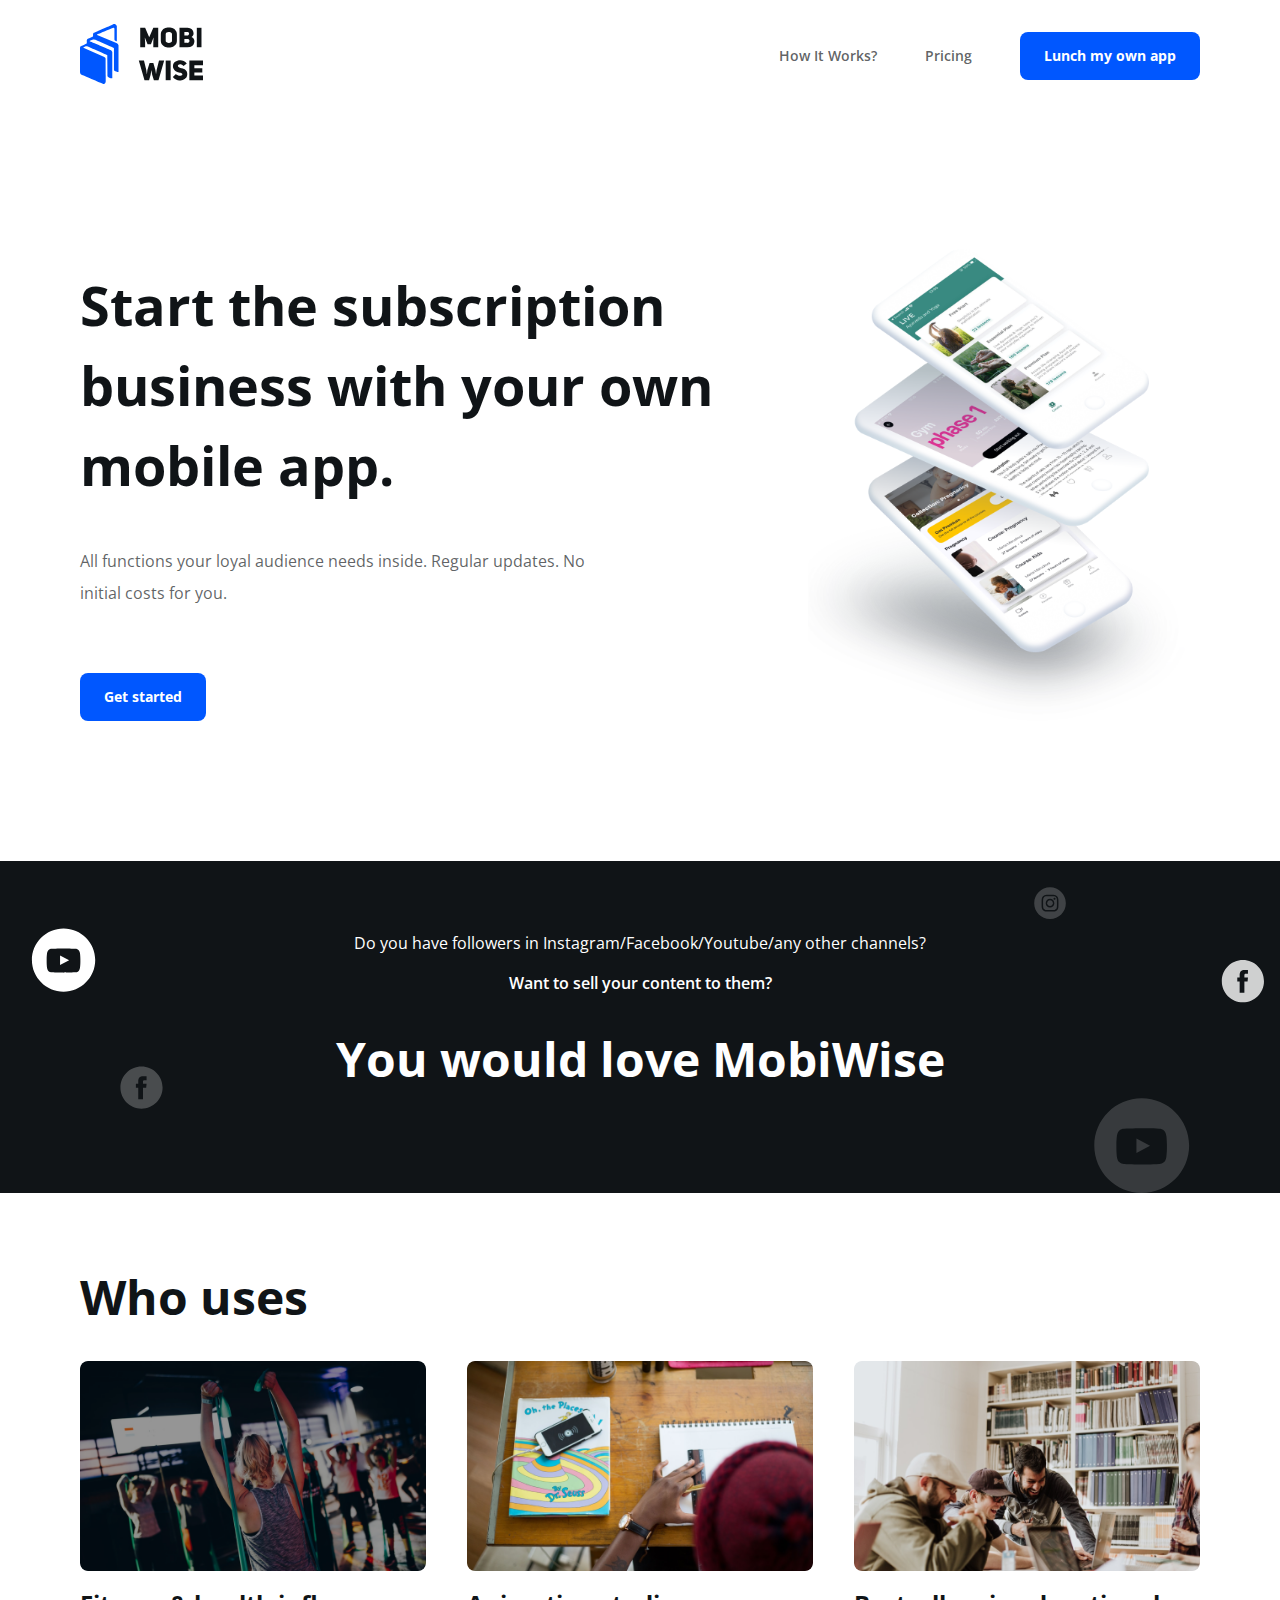
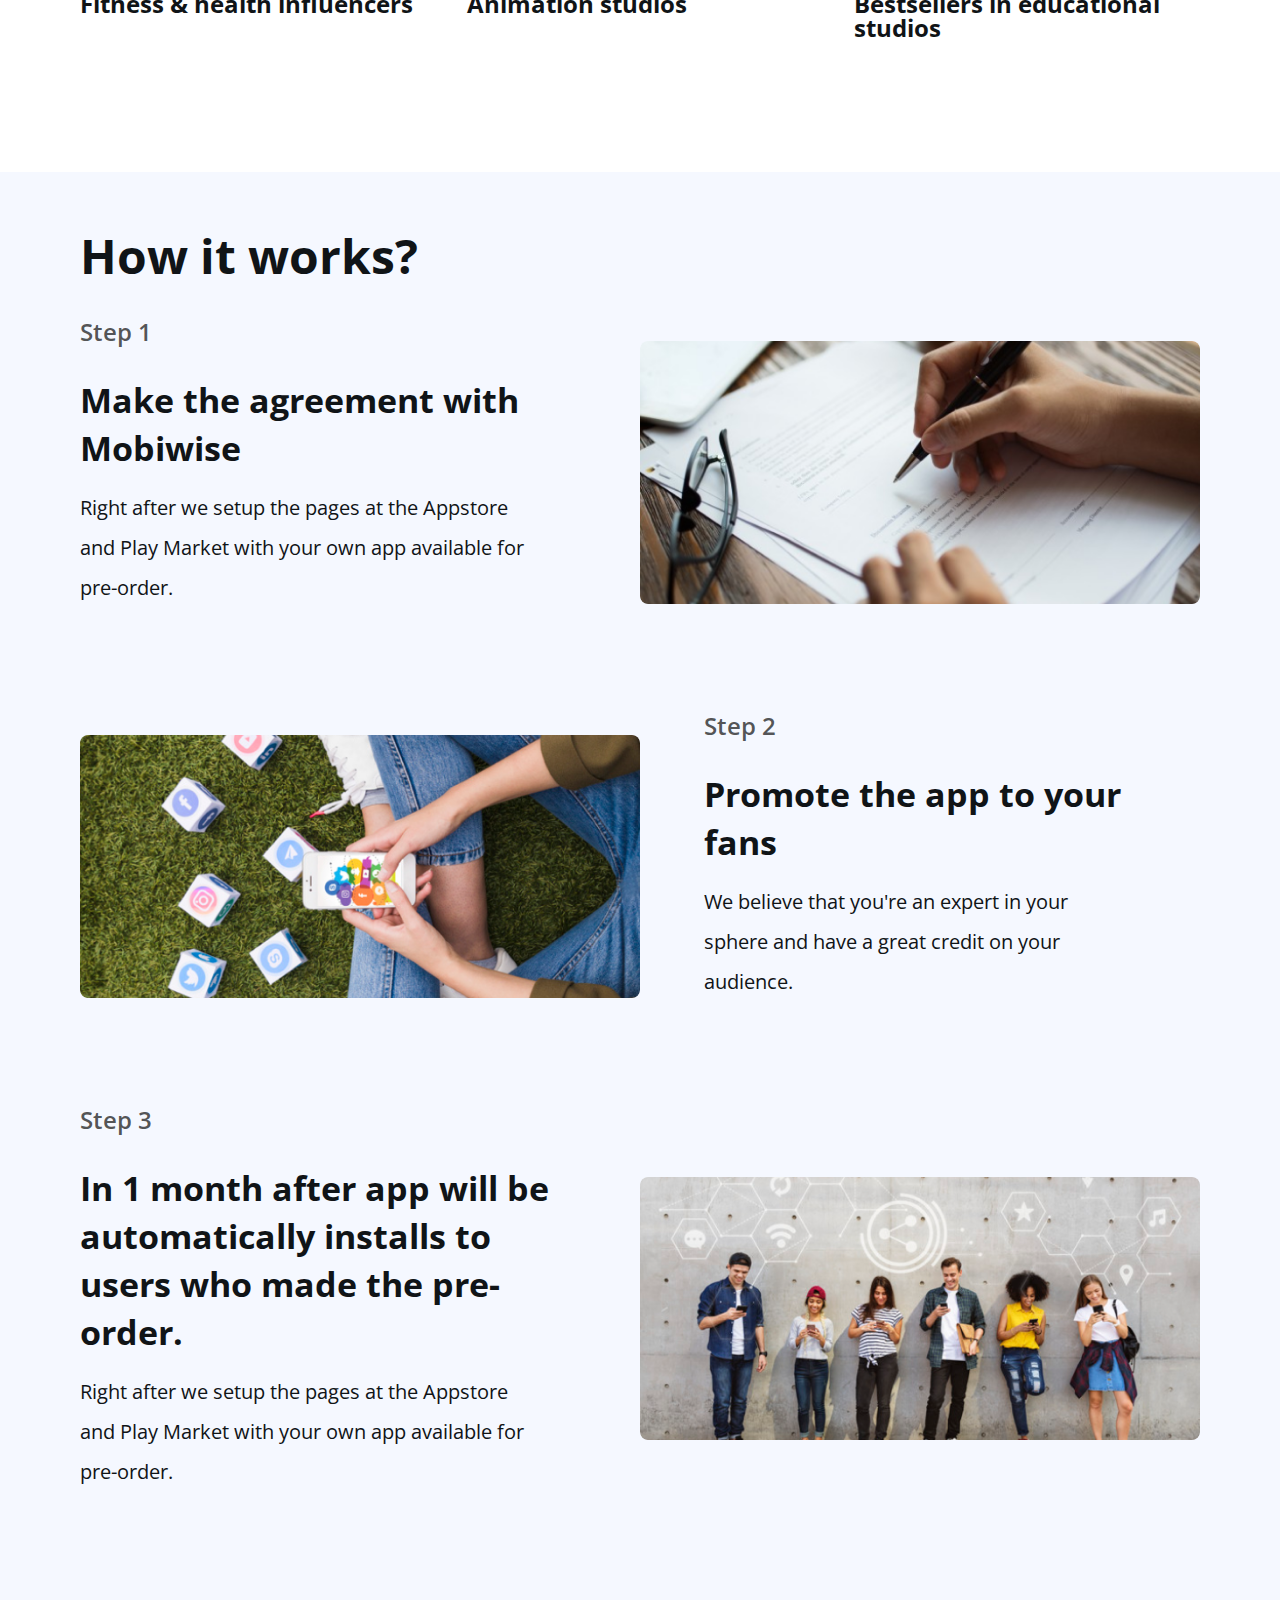
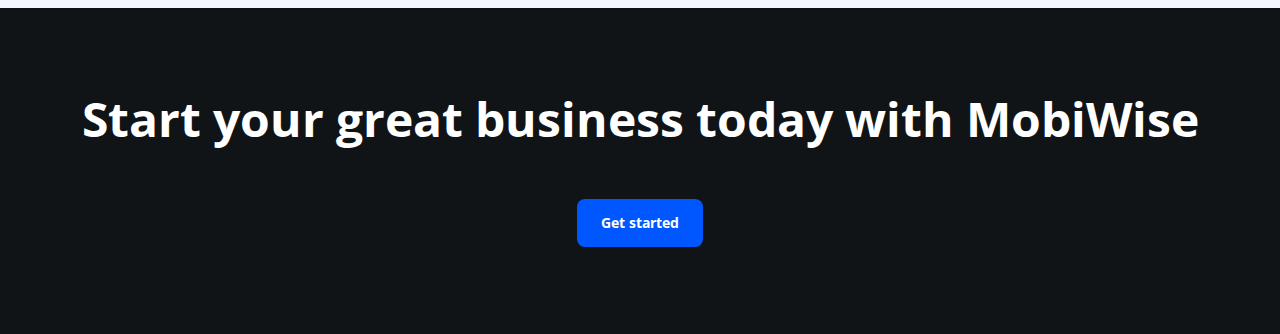
<file: index.html>
<!DOCTYPE html>
<html lang="en">
<head>
    <meta charset="UTF-8">
    <meta name="viewport" content="width=device-width, initial-scale=1.0, maximum-scale=1.0, user-scalable=no">
    <title>Home</title>
    <link rel="stylesheet" href="js/slick/slick/slick.css"/>
    <link rel="stylesheet" href="js/slick/slick/slick-theme.css"/>
    <link rel="stylesheet" href="styles/styles.css">
    <link rel="stylesheet" href="styles/animate.css">
</head>
<body>
<header class="header">
    <div class="container">
        <div class="logo-container">
            <img class="logo" src="images/logo.svg">
        </div>

        <div class="navigation">
            <ul class="menu">
                <li class="menu-item"><a href="#how-it-works">How it Works?</a></li>
                <li class="menu-item"><a href="pricing.html">Pricing</a></li>
            </ul>

            <div class="blue-btn">
                <a href="/">Lunch my own app</a>
            </div>
        </div>

        <div class="menu-btn"></div>
    </div>
</header>

<main>
    <div class="block intro animated fadeInRight">
        <div class="container">
            <div class="left-part">
                <h1 class="page-title">Start the subscription business with your own mobile app.</h1>
                <p class="regular-text">All functions your loyal audience needs inside. Regular updates. No initial costs for you.</p>
                <div class="blue-btn">
                    <a href="/">Get started</a>
                </div>
            </div>

            <div class="right-part">
                <img src="images/intro.png">
            </div>

        </div>
    </div>

    <div class="block black-block">
        <div class="container">
            <p class="regular-text">Do you have followers in Instagram/Facebook/Youtube/any other channels?</p>
            <p class="regular-text bold">Want to sell your content to them?</p>
            <h2 class="block-title">You would love MobiWise</h2>
        </div>
    </div>

    <div class="block who-uses">
        <div class="container">
            <h2 class="block-title">Who uses</h2>
            <div class="cards-container">
                <div class="who-uses-card">
                    <div class="card-img">
                        <img src="images/card-1.png">
                    </div>
                    <h3 class="card-title">Fitness & health influencers</h3>
                    <a class="more" data-target="modal-1">More details</a>
                </div>

                <div class="who-uses-card">
                    <div class="card-img">
                        <img src="images/card-2.png">
                    </div>
                    <h3 class="card-title">Animation studios</h3>
                    <a class="more" data-target="modal-2">More details</a>
                </div>

                <div class="who-uses-card">
                    <div class="card-img">
                        <img src="images/card-3.png">
                    </div>
                    <h3 class="card-title">Bestsellers in educational studios</h3>
                    <a class="more" data-target="modal-3">More details</a>
                </div>
            </div>

            <div id="modal-2" class="modal-bg animated fadeIn">
                <div class="modal animated fadeInRight">
                    <h2 class="modal-title">Animation studios</h2>
                    <p class="regular-text">Lorem Ipsum is simply dummy text of the printing and typesetting industry. Lorem Ipsum has been the industry's standard dummy text ever since the 1500s, when an unknown printer took a galley of type and scrambled it to make a type specimen book.</p>
                    <div class="slider-container">
                        <div class="testimonials slider-2">
                            <div class="card-container">
                                <div class="testimonial-card">
                                    <div class="testimonial-info">
                                        <div class="author">
                                            <img class='photo' src="images/author.png">
                                            <div class="info">
                                                <h4 class="name">Srdjan Kapor</h4>
                                                <p class="job">Former football player football skill blogger</p>
                                            </div>
                                        </div>

                                        <div class="testimonial-text-container">
                                            <p class="testimonial-text">“We Lorem Ipsum is simply dummy text of the printing and typesetting industry. Lorem Ipsum has been the industry's standard dummy text ever since </p>
                                        </div>

                                        <div class="social-links">
                                            <a class="social" href="https://youtube.com">
                                                <img src="images/youtube.svg">
                                            </a>

                                            <a class="social" href="https://instagaram.com">
                                                <img src="images/instagram.svg">
                                            </a>
                                        </div>
                                    </div>
                                    <div class="testimonial-img">
                                        <img src="images/testimonial-1.png">
                                    </div>
                                </div>
                            </div>
                            <div class="card-container">
                                <div class="testimonial-card">
                                    <div class="testimonial-info">
                                        <div class="author">
                                            <img class='photo' src="images/author.png">
                                            <div class="info">
                                                <h4 class="name">Srdjan Kapor</h4>
                                                <p class="job">Former football player football skill blogger</p>
                                            </div>
                                        </div>

                                        <div class="testimonial-text-container">
                                            <p class="testimonial-text">“We Lorem Ipsum is simply dummy text of the printing and typesetting industry. Lorem Ipsum has been the industry's standard dummy text ever since </p>
                                        </div>

                                        <div class="social-links">
                                            <a class="social" href="https://youtube.com">
                                                <img src="images/youtube.svg">
                                            </a>

                                            <a class="social" href="https://instagaram.com">
                                                <img src="images/instagram.svg">
                                            </a>
                                        </div>
                                    </div>
                                    <div class="testimonial-img">
                                        <img src="images/testimonial-1.png">
                                    </div>
                                </div>
                            </div>
                            <div class="card-container">
                                <div class="testimonial-card">
                                    <div class="testimonial-info">
                                        <div class="author">
                                            <img class='photo' src="images/author.png">
                                            <div class="info">
                                                <h4 class="name">Srdjan Kapor</h4>
                                                <p class="job">Former football player football skill blogger</p>
                                            </div>
                                        </div>

                                        <div class="testimonial-text-container">
                                            <p class="testimonial-text">“We Lorem Ipsum is simply dummy text of the printing and typesetting industry. Lorem Ipsum has been the industry's standard dummy text ever since </p>
                                        </div>

                                        <div class="social-links">
                                            <a class="social" href="https://youtube.com">
                                                <img src="images/youtube.svg">
                                            </a>

                                            <a class="social" href="https://instagaram.com">
                                                <img src="images/instagram.svg">
                                            </a>
                                        </div>
                                    </div>
                                    <div class="testimonial-img">
                                        <img src="images/testimonial-1.png">
                                    </div>
                                </div>
                            </div>

                        </div>
                        <div class="slider-arrows">
                            <div class="custom-prev"></div>
                            <div class="custom-next"></div>
                        </div>
                    </div>

                    <div class="close-btn"></div>

                </div>
            </div>
            <div id="modal-1" class="modal-bg animated fadeIn">
                <div class="modal animated fadeInRight">
                    <h2 class="modal-title">Fitness & health influencers</h2>
                    <p class="regular-text">Lorem Ipsum is simply dummy text of the printing and typesetting industry. Lorem Ipsum has been the industry's standard dummy text ever since the 1500s, when an unknown printer took a galley of type and scrambled it to make a type specimen book.</p>
                    <div class="slider-container">
                        <div class="testimonials slider-1">
                            <div class="card-container">
                                <div class="testimonial-card">
                                    <div class="testimonial-info">
                                        <div class="author">
                                            <img class='photo' src="images/author.png">
                                            <div class="info">
                                                <h4 class="name">Srdjan Kapor</h4>
                                                <p class="job">Former football player football skill blogger</p>
                                            </div>
                                        </div>

                                        <div class="testimonial-text-container">
                                            <p class="testimonial-text">“We Lorem Ipsum is simply dummy text of the printing and typesetting industry. Lorem Ipsum has been the industry's standard dummy text ever since </p>
                                        </div>

                                        <div class="social-links">
                                            <a class="social" href="https://youtube.com">
                                                <img src="images/youtube.svg">
                                            </a>

                                            <a class="social" href="https://instagaram.com">
                                                <img src="images/instagram.svg">
                                            </a>
                                        </div>
                                    </div>
                                    <div class="testimonial-img">
                                        <img src="images/testimonial-1.png">
                                    </div>
                                </div>
                            </div>
                            <div class="card-container">
                                <div class="testimonial-card">
                                    <div class="testimonial-info">
                                        <div class="author">
                                            <img class='photo' src="images/author.png">
                                            <div class="info">
                                                <h4 class="name">Srdjan Kapor</h4>
                                                <p class="job">Former football player football skill blogger</p>
                                            </div>
                                        </div>

                                        <div class="testimonial-text-container">
                                            <p class="testimonial-text">“We Lorem Ipsum is simply dummy text of the printing and typesetting industry. Lorem Ipsum has been the industry's standard dummy text ever since </p>
                                        </div>

                                        <div class="social-links">
                                            <a class="social" href="https://youtube.com">
                                                <img src="images/youtube.svg">
                                            </a>

                                            <a class="social" href="https://instagaram.com">
                                                <img src="images/instagram.svg">
                                            </a>
                                        </div>
                                    </div>
                                    <div class="testimonial-img">
                                        <img src="images/testimonial-1.png">
                                    </div>
                                </div>
                            </div>
                            <div class="card-container">
                                <div class="testimonial-card">
                                    <div class="testimonial-info">
                                        <div class="author">
                                            <img class='photo' src="images/author.png">
                                            <div class="info">
                                                <h4 class="name">Srdjan Kapor</h4>
                                                <p class="job">Former football player football skill blogger</p>
                                            </div>
                                        </div>

                                        <div class="testimonial-text-container">
                                            <p class="testimonial-text">“We Lorem Ipsum is simply dummy text of the printing and typesetting industry. Lorem Ipsum has been the industry's standard dummy text ever since </p>
                                        </div>

                                        <div class="social-links">
                                            <a class="social" href="https://youtube.com">
                                                <img src="images/youtube.svg">
                                            </a>

                                            <a class="social" href="https://instagaram.com">
                                                <img src="images/instagram.svg">
                                            </a>
                                        </div>
                                    </div>
                                    <div class="testimonial-img">
                                        <img src="images/testimonial-1.png">
                                    </div>
                                </div>
                            </div>

                        </div>
                        <div class="slider-arrows">
                            <div class="custom-prev"></div>
                            <div class="custom-next"></div>
                        </div>
                    </div>

                    <div class="close-btn"></div>

                </div>
            </div>
            <div id="modal-3" class="modal-bg animated fadeIn">
                <div class="modal animated fadeInRight">
                    <h2 class="modal-title">Bestsellers in educational studios</h2>
                    <p class="regular-text">Lorem Ipsum is simply dummy text of the printing and typesetting industry. Lorem Ipsum has been the industry's standard dummy text ever since the 1500s, when an unknown printer took a galley of type and scrambled it to make a type specimen book.</p>
                    <div class="slider-container">
                        <div class="testimonials slider-3">
                            <div class="card-container">
                                <div class="testimonial-card">
                                    <div class="testimonial-info">
                                        <div class="author">
                                            <img class='photo' src="images/author.png">
                                            <div class="info">
                                                <h4 class="name">Srdjan Kapor</h4>
                                                <p class="job">Former football player football skill blogger</p>
                                            </div>
                                        </div>

                                        <div class="testimonial-text-container">
                                            <p class="testimonial-text">“We Lorem Ipsum is simply dummy text of the printing and typesetting industry. Lorem Ipsum has been the industry's standard dummy text ever since </p>
                                        </div>

                                        <div class="social-links">
                                            <a class="social" href="https://youtube.com">
                                                <img src="images/youtube.svg">
                                            </a>

                                            <a class="social" href="https://instagaram.com">
                                                <img src="images/instagram.svg">
                                            </a>
                                        </div>
                                    </div>
                                    <div class="testimonial-img">
                                        <img src="images/testimonial-1.png">
                                    </div>
                                </div>
                            </div>
                            <div class="card-container">
                                <div class="testimonial-card">
                                    <div class="testimonial-info">
                                        <div class="author">
                                            <img class='photo' src="images/author.png">
                                            <div class="info">
                                                <h4 class="name">Srdjan Kapor</h4>
                                                <p class="job">Former football player football skill blogger</p>
                                            </div>
                                        </div>

                                        <div class="testimonial-text-container">
                                            <p class="testimonial-text">“We Lorem Ipsum is simply dummy text of the printing and typesetting industry. Lorem Ipsum has been the industry's standard dummy text ever since </p>
                                        </div>

                                        <div class="social-links">
                                            <a class="social" href="https://youtube.com">
                                                <img src="images/youtube.svg">
                                            </a>

                                            <a class="social" href="https://instagaram.com">
                                                <img src="images/instagram.svg">
                                            </a>
                                        </div>
                                    </div>
                                    <div class="testimonial-img">
                                        <img src="images/testimonial-1.png">
                                    </div>
                                </div>
                            </div>
                            <div class="card-container">
                                <div class="testimonial-card">
                                    <div class="testimonial-info">
                                        <div class="author">
                                            <img class='photo' src="images/author.png">
                                            <div class="info">
                                                <h4 class="name">Srdjan Kapor</h4>
                                                <p class="job">Former football player football skill blogger</p>
                                            </div>
                                        </div>

                                        <div class="testimonial-text-container">
                                            <p class="testimonial-text">“We Lorem Ipsum is simply dummy text of the printing and typesetting industry. Lorem Ipsum has been the industry's standard dummy text ever since </p>
                                        </div>

                                        <div class="social-links">
                                            <a class="social" href="https://youtube.com">
                                                <img src="images/youtube.svg">
                                            </a>

                                            <a class="social" href="https://instagaram.com">
                                                <img src="images/instagram.svg">
                                            </a>
                                        </div>
                                    </div>
                                    <div class="testimonial-img">
                                        <img src="images/testimonial-1.png">
                                    </div>
                                </div>
                            </div>

                        </div>
                        <div class="slider-arrows">
                            <div class="custom-prev"></div>
                            <div class="custom-next"></div>
                        </div>
                    </div>

                    <div class="close-btn"></div>

                </div>
            </div>
        </div>
    </div>

    <div id="how-it-works" class="block how-it-works">
        <div class="container">
            <h2 class="block-title">How it works?</h2>
            <div class="steps">
                <div class="row">
                    <div class="cell">
                        <p class="step-number">Step 1</p>
                        <h3 class="step-title">Make the agreement with Mobiwise</h3>
                        <p class="regular-text">Right after we setup the pages at the Appstore and Play Market with your own app available for pre-order.</p>
                    </div>
                    <div class="cell">
                        <img src="images/step-1.png">
                    </div>
                </div>

                <div class="row">
                    <div class="cell">
                        <img src="images/step-2.png">
                    </div>
                    <div class="cell">
                        <p class="step-number">Step 2</p>
                        <h3 class="step-title">Promote the app to your fans</h3>
                        <p class="regular-text">We believe that you're an expert in your sphere and have a great credit on your audience. </p>
                    </div>
                </div>

                <div class="row">
                    <div class="cell">
                        <p class="step-number">Step 3</p>
                        <h3 class="step-title">In 1 month after app will be automatically installs to users who made the pre-order.</h3>
                        <p class="regular-text">Right after we setup the pages at the Appstore and Play Market with your own app available for pre-order.</p>
                    </div>
                    <div class="cell">
                        <img src="images/step-3.png">
                    </div>
                </div>
            </div>
        </div>
    </div>

    <div class="block black-block clear">
        <div class="container">
            <h2 class="block-title">Start your great business today with MobiWise</h2>
            <div class="blue-btn">
                <a href="/">Get started</a>
            </div>
        </div>
    </div>

    <div id="modal-contact-us" class="modal-bg animated fadeIn">
        <div class="modal contact animated fadeInRight">
            <h2 class="modal-title">Contact us in a way you prefer</h2>

            <div class="messengers">
                <a href="/">
                    <img src="images/telegram.svg">
                </a>
                <a href="/">
                    <img src="images/skype.svg">
                </a>
                <a href="/">
                    <img src="images/whatsapp.svg">
                </a>
                <a href="/">
                    <img src="images/whatsapp.svg">
                </a>
            </div>

            <p class="regular-text">...or just leave an email  and we'll write you soon</p>

            <form class="contact-form">
                <input class="contact-form-input" type="text" placeholder="E-mail">
                <input class="contact-form-submit" type="submit" value="Send">
            </form>

            <div class="close-btn"></div>

        </div>
    </div>

    <div class="blinger-btn"></div>

</main>

<script type="text/javascript" src="js/jquery-1.11.0.min.js"></script>
<!--<script type="text/javascript" src="//code.jquery.com/jquery-migrate-1.2.1.min.js"></script>-->
<script type="text/javascript" src="js/slick/slick/slick.min.js"></script>
<script type="text/javascript" src="js/index.js"></script>
</body>
</html>
</file>
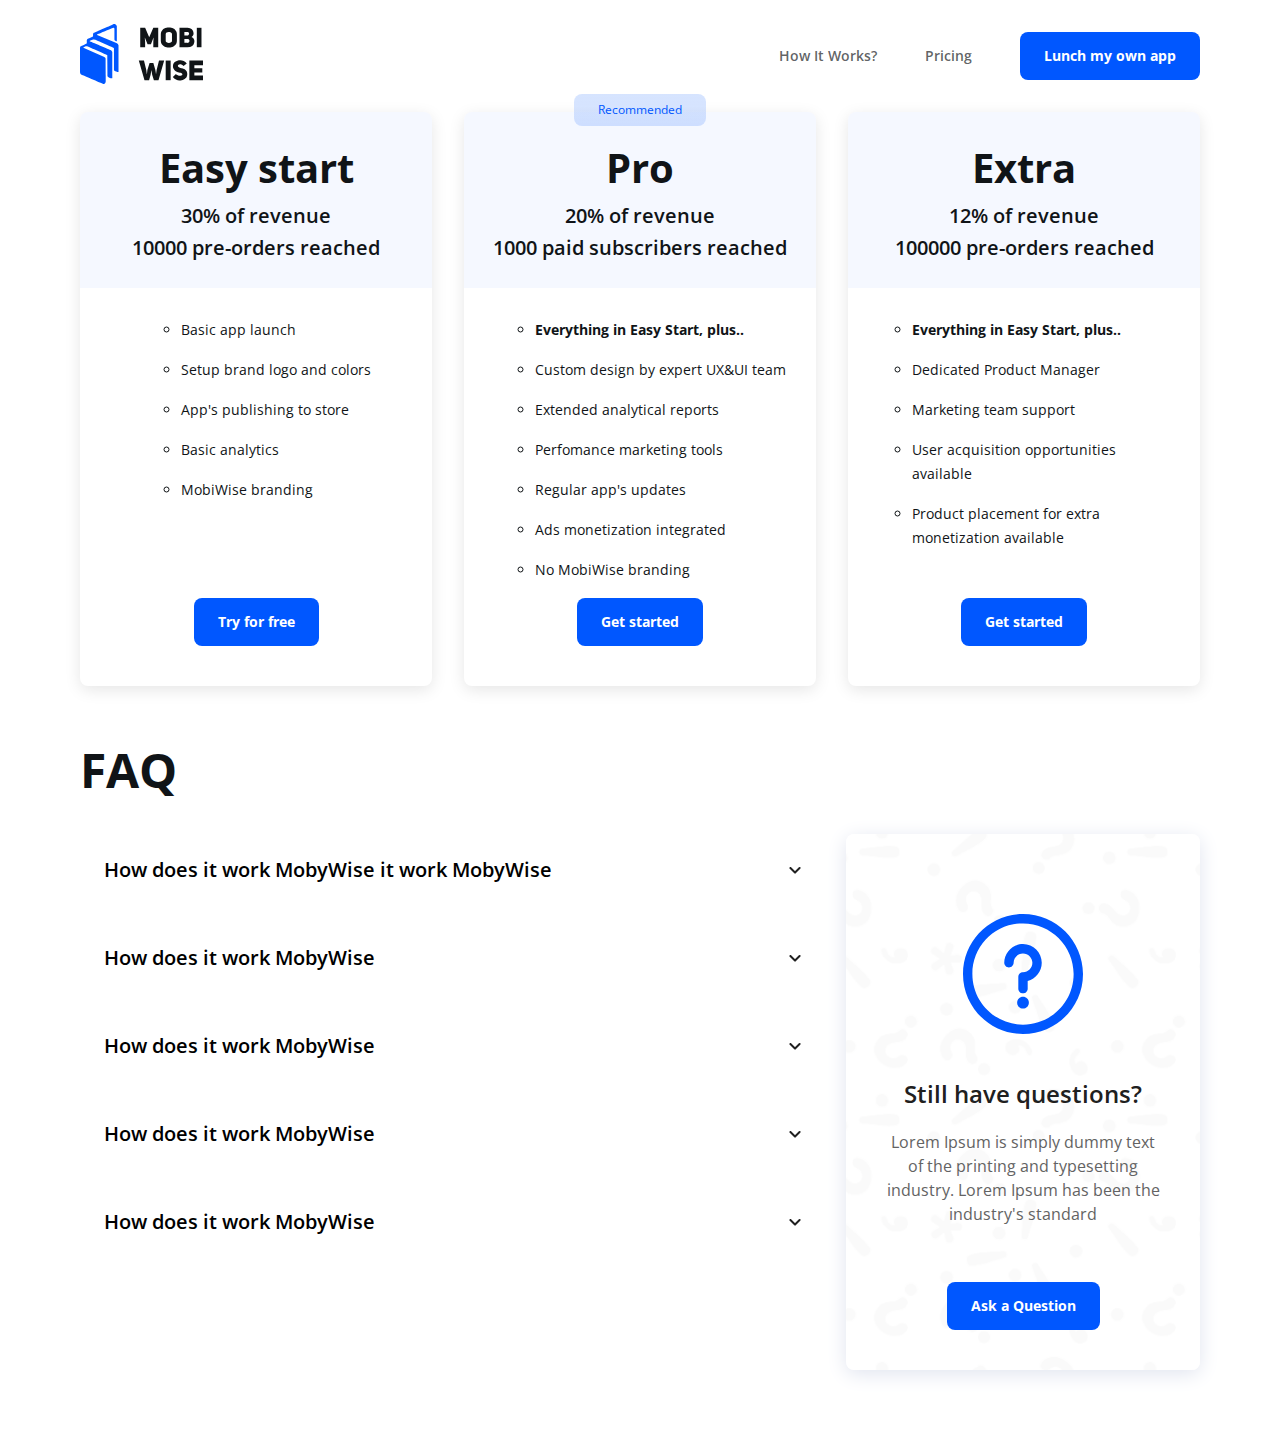
<file: pricing.html>
<!DOCTYPE html>
<html lang="en">
<head>
    <meta charset="UTF-8">
    <meta name="viewport" content="width=device-width, initial-scale=1.0, maximum-scale=1.0, user-scalable=no">
    <title>Pricing</title>
    <link rel="stylesheet" href="js/slick/slick/slick.css"/>
    <link rel="stylesheet" href="js/slick/slick/slick-theme.css"/>
    <link rel="stylesheet" href="styles/styles.css">
    <link rel="stylesheet" href="styles/animate.css">
</head>
<body>
<header class="header">
    <div class="container">
        <div class="logo-container">
            <img class="logo" src="images/logo.svg">
        </div>

        <div class="navigation">
            <ul class="menu">
                <li class="menu-item"><a href="index.html#how-it-works">How it Works?</a></li>
                <li class="menu-item"><a href="pricing.html">Pricing</a></li>
            </ul>

            <div class="blue-btn">
                <a href="/">Lunch my own app</a>
            </div>
        </div>

        <div class="menu-btn"></div>
    </div>
</header>

<main>
    <div class="block pricing animated fadeInRight">
        <div class="container">
            <div class="tariffs">
                <div class="pricing-card">
                    <div class="card-header">
                        <h3 class="card-title">Easy start</h3>
                        <p class="card-subtitle">30% of revenue</p>
                        <p class="card-subtitle">10000 pre-orders reached</p>
                    </div>
                    <div class="card-body">
                        <ul class="features">
                            <li>Basic app launch</li>
                            <li>Setup brand logo and colors</li>
                            <li>App's publishing to store</li>
                            <li>Basic analytics</li>
                            <li>MobiWise branding</li>
                        </ul>

                        <div class="blue-btn">
                            <a href="/">Try for free</a>
                        </div>
                    </div>
                </div>

                <div class="pricing-card">
                    <div class="label-container">
                        <p class="label">Recommended</p>
                    </div>
                    <div class="card-header">
                        <h3 class="card-title">Pro</h3>
                        <p class="card-subtitle">20% of revenue</p>
                        <p class="card-subtitle">1000 paid subscribers reached</p>
                    </div>
                    <div class="card-body">
                        <ul class="features">
                            <li class="bold">Everything in Easy Start, plus..</li>
                            <li>Custom design by expert UX&UI team</li>
                            <li>Extended analytical reports</li>
                            <li>Perfomance marketing tools</li>
                            <li>Regular app's updates</li>
                            <li>Ads monetization integrated</li>
                            <li>No MobiWise branding</li>
                        </ul>

                        <div class="blue-btn">
                            <a href="/">Get started</a>
                        </div>
                    </div>
                </div>

                <div class="pricing-card">
                    <div class="card-header">
                        <h3 class="card-title">Extra</h3>
                        <p class="card-subtitle">12% of revenue</p>
                        <p class="card-subtitle">100000 pre-orders reached</p>
                    </div>
                    <div class="card-body">
                        <ul class="features">
                            <li class="bold">Everything in Easy Start, plus..</li>
                            <li>Dedicated Product Manager</li>
                            <li>Marketing team support</li>
                            <li>User acquisition opportunities available</li>
                            <li>Product placement for extra monetization available</li>
                        </ul>

                        <div class="blue-btn">
                            <a href="/">Get started</a>
                        </div>
                    </div>
                </div>
            </div>
        </div>
    </div>

    <div class="block faq">
        <div class="container">
            <h2 class="block-title">FAQ</h2>

            <div class="block-with-sidebar">
                <div class="left-part">
                    <div class="spoiler">
                        <p class="question" data-target="q1">How does it work MobyWise it work MobyWise</p>
                        <p id="q1" class="answer">Lorem Ipsum is simply dummy text of the printing and typesetting industry. Lorem Ipsum has been the industry's standard dummy text ever since the 1500s, when an unknown printer took a galley of type and scrambled</p>
                    </div>

                    <div class="spoiler">
                        <p class="question" data-target="q2">How does it work MobyWise</p>
                        <p id="q2" class="answer">Lorem Ipsum is simply dummy text of the printing and typesetting industry. Lorem Ipsum has been the industry's standard dummy text ever since the 1500s, when an unknown printer took a galley of type and scrambled</p>
                    </div>

                    <div class="spoiler">
                        <p class="question" data-target="q3">How does it work MobyWise</p>
                        <p id="q3" class="answer">Lorem Ipsum is simply dummy text of the printing and typesetting industry. Lorem Ipsum has been the industry's standard dummy text ever since the 1500s, when an unknown printer took a galley of type and scrambled</p>
                    </div>

                    <div class="spoiler">
                        <p class="question" data-target="q4">How does it work MobyWise</p>
                        <p id="q4" class="answer">Lorem Ipsum is simply dummy text of the printing and typesetting industry. Lorem Ipsum has been the industry's standard dummy text ever since the 1500s, when an unknown printer took a galley of type and scrambled</p>
                    </div>

                    <div class="spoiler">
                        <p class="question" data-target="q5">How does it work MobyWise</p>
                        <p id="q5" class="answer">Lorem Ipsum is simply dummy text of the printing and typesetting industry. Lorem Ipsum has been the industry's standard dummy text ever since the 1500s, when an unknown printer took a galley of type and scrambled</p>
                    </div>
                </div>

                <div class="right-part">
                    <div class="questions-block">
                        <img class="icon" src="images/question.svg">
                        <h3 class="block-title">Still have questions?</h3>
                        <p class="regular-text">Lorem Ipsum is simply dummy text of the printing and typesetting industry. Lorem Ipsum has been the industry's standard </p>
                        <div class="blue-btn">
                            <a href="/">Ask a Question</a>
                        </div>
                    </div>
                </div>
            </div>
        </div>
    </div>

    <div id="modal-contact-us" class="modal-bg animated fadeIn">
        <div class="modal contact animated fadeInRight">
            <h2 class="modal-title">Contact us in a way you prefer</h2>

            <div class="messengers">
                <a href="/">
                    <img src="images/telegram.svg">
                </a>
                <a href="/">
                    <img src="images/skype.svg">
                </a>
                <a href="/">
                    <img src="images/whatsapp.svg">
                </a>
                <a href="/">
                    <img src="images/whatsapp.svg">
                </a>
            </div>

            <p class="regular-text">...or just leave an email  and we'll write you soon</p>

            <form class="contact-form">
                <input class="contact-form-input" type="text" placeholder="E-mail">
                <input class="contact-form-submit" type="submit" value="Send">
            </form>

            <div class="close-btn"></div>

        </div>
    </div>


</main>

<script type="text/javascript" src="js/jquery-1.11.0.min.js"></script>
<!--<script type="text/javascript" src="//code.jquery.com/jquery-migrate-1.2.1.min.js"></script>-->
<script type="text/javascript" src="js/slick/slick/slick.min.js"></script>
<script type="text/javascript" src="js/index.js"></script>
</body>
</html>
</file>
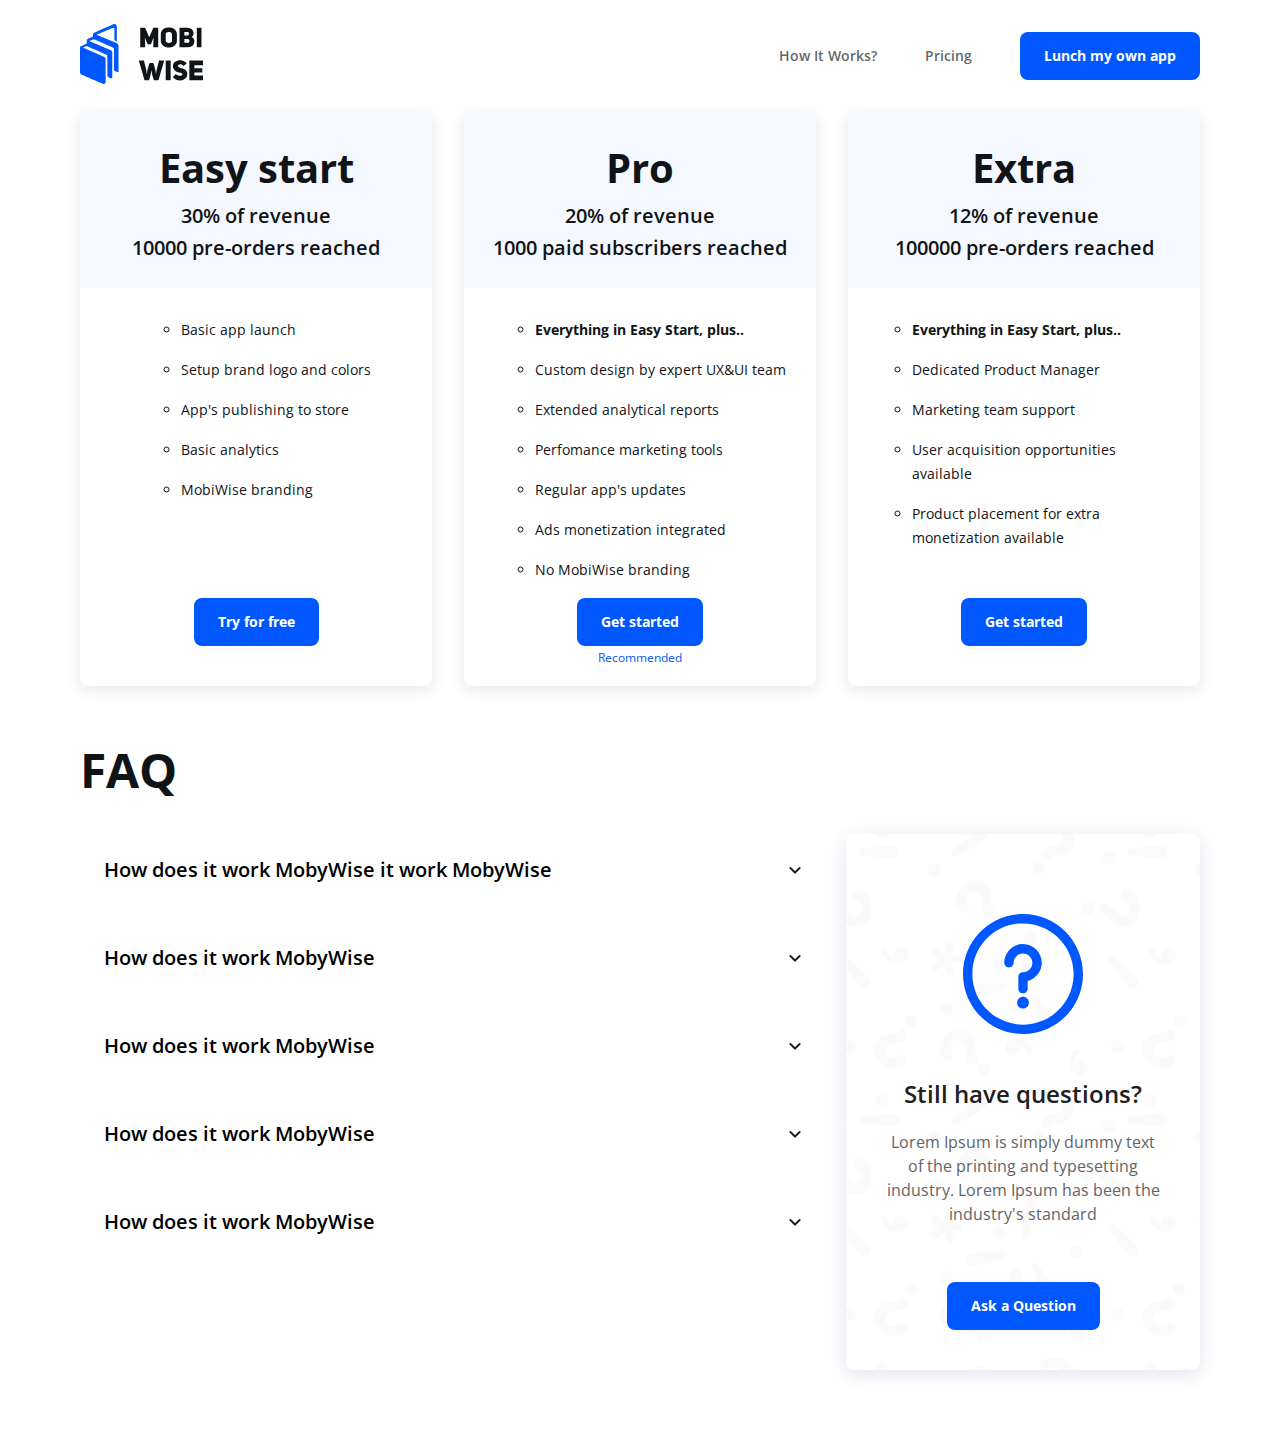
<file: y/pricing.html>
<!DOCTYPE html>
<html lang="en">
<head>
    <meta charset="UTF-8">
    <meta name="viewport" content="width=device-width, initial-scale=1.0, maximum-scale=1.0, user-scalable=no">
    <title>Pricing</title>
    <link rel="stylesheet" href="js/slick/slick/slick.css"/>
    <link rel="stylesheet" href="js/slick/slick/slick-theme.css"/>
    <link rel="stylesheet" href="styles/styles.css">
    <link rel="stylesheet" href="styles/animate.css">
</head>
<body>
<header class="header">
    <div class="container">
        <div class="logo-container">
            <img class="logo" src="images/logo.svg">
        </div>

        <div class="navigation">
            <ul class="menu">
                <li class="menu-item"><a href="index.html#how-it-works">How it Works?</a></li>
                <li class="menu-item"><a href="pricing.html">Pricing</a></li>
            </ul>

            <div class="blue-btn">
                <a href="/">Lunch my own app</a>
            </div>
        </div>

        <div class="menu-btn"></div>
    </div>
</header>

<main>
    <div class="block pricing animated fadeInRight">
        <div class="container">
            <div class="tariffs">
                <div class="pricing-card">
                    <div class="card-header">
                        <h3 class="card-title">Easy start</h3>
                        <p class="card-subtitle">30% of revenue</p>
                        <p class="card-subtitle">10000 pre-orders reached</p>
                    </div>
                    <div class="card-body">
                        <ul class="features">
                            <li>Basic app launch</li>
                            <li>Setup brand logo and colors</li>
                            <li>App's publishing to store</li>
                            <li>Basic analytics</li>
                            <li>MobiWise branding</li>
                        </ul>

                        <div class="blue-btn">
                            <a href="/">Try for free</a>
                        </div>
                    </div>
                </div>

                <div class="pricing-card">
                    <div class="card-header">
                        <h3 class="card-title">Pro</h3>
                        <p class="card-subtitle">20% of revenue</p>
                        <p class="card-subtitle">1000 paid subscribers reached</p>
                    </div>
                    <div class="card-body">
                        <ul class="features">
                            <li class="bold">Everything in Easy Start, plus..</li>
                            <li>Custom design by expert UX&UI team</li>
                            <li>Extended analytical reports</li>
                            <li>Perfomance marketing tools</li>
                            <li>Regular app's updates</li>
                            <li>Ads monetization integrated</li>
                            <li>No MobiWise branding</li>
                        </ul>

                        <div class="blue-btn">
                            <a href="/">Get started</a>
                        </div>
                        <p class="label">Recommended</p>
                    </div>
                </div>

                <div class="pricing-card">
                    <div class="card-header">
                        <h3 class="card-title">Extra</h3>
                        <p class="card-subtitle">12% of revenue</p>
                        <p class="card-subtitle">100000 pre-orders reached</p>
                    </div>
                    <div class="card-body">
                        <ul class="features">
                            <li class="bold">Everything in Easy Start, plus..</li>
                            <li>Dedicated Product Manager</li>
                            <li>Marketing team support</li>
                            <li>User acquisition opportunities available</li>
                            <li>Product placement for extra monetization available</li>
                        </ul>

                        <div class="blue-btn">
                            <a href="/">Get started</a>
                        </div>
                    </div>
                </div>
            </div>
        </div>
    </div>

    <div class="block faq">
        <div class="container">
            <h2 class="block-title">FAQ</h2>

            <div class="block-with-sidebar">
                <div class="left-part">
                    <div class="spoiler">
                        <p class="question" data-target="q1">How does it work MobyWise it work MobyWise</p>
                        <p id="q1" class="answer">Lorem Ipsum is simply dummy text of the printing and typesetting industry. Lorem Ipsum has been the industry's standard dummy text ever since the 1500s, when an unknown printer took a galley of type and scrambled</p>
                    </div>

                    <div class="spoiler">
                        <p class="question" data-target="q2">How does it work MobyWise</p>
                        <p id="q2" class="answer">Lorem Ipsum is simply dummy text of the printing and typesetting industry. Lorem Ipsum has been the industry's standard dummy text ever since the 1500s, when an unknown printer took a galley of type and scrambled</p>
                    </div>

                    <div class="spoiler">
                        <p class="question" data-target="q3">How does it work MobyWise</p>
                        <p id="q3" class="answer">Lorem Ipsum is simply dummy text of the printing and typesetting industry. Lorem Ipsum has been the industry's standard dummy text ever since the 1500s, when an unknown printer took a galley of type and scrambled</p>
                    </div>

                    <div class="spoiler">
                        <p class="question" data-target="q4">How does it work MobyWise</p>
                        <p id="q4" class="answer">Lorem Ipsum is simply dummy text of the printing and typesetting industry. Lorem Ipsum has been the industry's standard dummy text ever since the 1500s, when an unknown printer took a galley of type and scrambled</p>
                    </div>

                    <div class="spoiler">
                        <p class="question" data-target="q5">How does it work MobyWise</p>
                        <p id="q5" class="answer">Lorem Ipsum is simply dummy text of the printing and typesetting industry. Lorem Ipsum has been the industry's standard dummy text ever since the 1500s, when an unknown printer took a galley of type and scrambled</p>
                    </div>
                </div>

                <div class="right-part">
                    <div class="questions-block">
                        <img class="icon" src="images/question.svg">
                        <h3 class="block-title">Still have questions?</h3>
                        <p class="regular-text">Lorem Ipsum is simply dummy text of the printing and typesetting industry. Lorem Ipsum has been the industry's standard </p>
                        <div class="blue-btn">
                            <a href="/">Ask a Question</a>
                        </div>
                    </div>
                </div>
            </div>



        </div>
    </div>

    <div id="modal-contact-us" class="modal-bg animated fadeIn">
        <div class="modal contact animated fadeInRight">
            <h2 class="modal-title">Contact us in a way you prefer</h2>

            <div class="messengers">
                <a href="/">
                    <img src="images/telegram.svg">
                </a>
                <a href="/">
                    <img src="images/skype.svg">
                </a>
                <a href="/">
                    <img src="images/whatsapp.svg">
                </a>
                <a href="/">
                    <img src="images/whatsapp.svg">
                </a>
            </div>

            <p class="regular-text">...or just leave an email  and we'll write you soon</p>

            <form class="contact-form">
                <input class="contact-form-input" type="text" placeholder="E-mail">
                <input class="contact-form-submit" type="submit" value="Send">
            </form>

            <div class="close-btn"></div>

        </div>
    </div>


</main>

<script type="text/javascript" src="js/jquery-1.11.0.min.js"></script>
<!--<script type="text/javascript" src="//code.jquery.com/jquery-migrate-1.2.1.min.js"></script>-->
<script type="text/javascript" src="js/slick/slick/slick.min.js"></script>
<script type="text/javascript" src="js/index.js"></script>
</body>
</html>
</file>
<file: styles/styles.css>
@import url("https://fonts.googleapis.com/css?family=Open+Sans:300,400,600,700,800&display=swap");
.header {
  height: 112px; }
  .header .container {
    display: flex;
    justify-content: space-between;
    align-items: center;
    height: 100%; }
  .header .menu-btn {
    display: none; }
  .header .logo {
    height: 60px;
    width: auto; }
  .header .navigation {
    display: flex;
    justify-content: flex-start;
    align-items: center; }
    .header .navigation .menu {
      padding: 0;
      list-style: none;
      display: flex;
      justify-content: flex-start;
      align-items: center; }
      .header .navigation .menu .menu-item {
        margin: 0 24px; }
        .header .navigation .menu .menu-item a {
          font-style: normal;
          font-weight: 600;
          font-size: 14px;
          line-height: 24px;
          text-transform: capitalize;
          color: rgba(16, 20, 23, 0.68);
          text-decoration: none;
          border-bottom: 1px solid white;
          transition: 0.3s; }
          .header .navigation .menu .menu-item a:hover {
            border-bottom: 1px solid #0057FF; }
    .header .navigation .blue-btn {
      margin-left: 24px; }

@media screen and (max-width: 991px) {
  .header {
    height: 80px;
    position: relative; }
    .header .container {
      position: relative; }
      .header .container .logo {
        height: 48px;
        width: auto; }
      .header .container .navigation {
        display: none;
        flex-direction: column;
        text-align: center;
        position: absolute;
        box-sizing: border-box;
        top: 100%;
        left: 0;
        width: 100%;
        padding: 24px;
        z-index: 8000;
        background: white; }
        .header .container .navigation .menu {
          display: block;
          margin: 0; }
          .header .container .navigation .menu .menu-item {
            margin: 0 0 24px 0;
            font-size: 18px; }
      .header .container .menu-btn {
        display: block;
        width: 48px;
        height: 48px;
        border: 1px solid rgba(16, 20, 23, 0.06);
        box-sizing: border-box;
        border-radius: 8px;
        background: url("../images/menu.svg") no-repeat center; } }
.blue-btn {
  background: #0057FF;
  border-radius: 8px;
  display: inline-block;
  transition: 0.3s; }
  .blue-btn:hover {
    background: #0035a0; }
  .blue-btn a {
    display: block;
    padding: 12px 24px;
    font-style: normal;
    font-weight: bold;
    font-size: 14px;
    line-height: 24px;
    text-align: center;
    color: #FFFFFF;
    text-decoration: none; }

.block.intro .container {
  display: flex;
  justify-content: space-between;
  align-items: stretch;
  position: relative; }
  .block.intro .container .left-part {
    padding: 117px 0 140px 0;
    max-width: 65%; }
    .block.intro .container .left-part .page-title {
      margin-bottom: 40px; }
    .block.intro .container .left-part .regular-text {
      max-width: 75%;
      margin-bottom: 64px; }
  .block.intro .container .right-part {
    display: flex;
    justify-content: center;
    align-items: center; }
    .block.intro .container .right-part img {
      width: 100%;
      height: auto; }
.block.black-block {
  background: #101417 url("../images/black-bg.svg") no-repeat center center;
  background-size: cover;
  padding: 70px 0;
  text-align: center; }
  .block.black-block.clear {
    background: #101417;
    padding: 87px 0; }
    .block.black-block.clear .block-title {
      margin: 0 0 56px 0; }
  .block.black-block .regular-text {
    color: white;
    line-height: 24px; }
  .block.black-block .block-title {
    margin-top: 40px;
    color: white; }
.block.who-uses {
  padding: 80px 0 100px 0; }
  .block.who-uses .cards-container {
    display: flex;
    justify-content: space-between;
    align-items: flex-start; }
.block.how-it-works {
  padding: 60px 0 10px 0;
  background: rgba(0, 87, 255, 0.04); }
.block.pricing .tariffs {
  display: flex;
  justify-content: flex-start;
  align-items: stretch; }
.block.faq {
  padding-top: 60px;
  padding-bottom: 60px; }
  .block.faq .block-with-sidebar {
    display: flex;
    justify-content: space-between;
    align-items: flex-start; }
    .block.faq .block-with-sidebar .left-part {
      width: 66%; }
    .block.faq .block-with-sidebar .right-part {
      width: calc(33% - 16px); }
      .block.faq .block-with-sidebar .right-part .questions-block {
        padding: 80px 40px 40px 40px;
        display: flex;
        flex-direction: column;
        justify-content: flex-start;
        align-items: center;
        background: url("../images/q-bg.png") no-repeat;
        background-size: cover;
        box-shadow: 0px 4px 20px #E0E4EF;
        border-radius: 8px; }
        .block.faq .block-with-sidebar .right-part .questions-block .icon {
          width: 120px;
          height: 120px;
          margin-bottom: 48px; }
        .block.faq .block-with-sidebar .right-part .questions-block .block-title {
          font-style: normal;
          text-align: center;
          font-weight: 600;
          font-size: 24px;
          line-height: 24px;
          color: #202020;
          margin: 0 0 24px 0; }
        .block.faq .block-with-sidebar .right-part .questions-block .regular-text {
          font-style: normal;
          font-weight: normal;
          font-size: 16px;
          line-height: 24px;
          text-align: center;
          margin-bottom: 56px;
          color: #636363; }

@media screen and (max-width: 991px) {
  .block.intro {
    padding-bottom: 64px; }
    .block.intro .container {
      display: flex;
      flex-direction: column;
      justify-content: flex-start;
      align-items: center; }
      .block.intro .container .left-part {
        padding: 0;
        max-width: 100%;
        width: 100%;
        order: 2;
        display: flex;
        flex-direction: column;
        align-items: center; }
        .block.intro .container .left-part .page-title {
          width: 100%;
          text-align: center;
          margin: 14px 0 16px 0; }
        .block.intro .container .left-part .regular-text {
          text-align: center;
          max-width: 100%;
          width: 100%;
          margin: 0 0 32px 0;
          font-size: 14px;
          line-height: 24px; }
      .block.intro .container .right-part {
        width: 100%;
        max-height: 340px;
        order: 1;
        position: relative;
        display: flex;
        justify-content: center; }
        .block.intro .container .right-part img {
          max-height: 340px;
          width: auto; }
  .block.black-block {
    padding: 40px 0;
    background: #101417 url("../images/black-mob-bg.png") no-repeat center center;
    background-size: cover; }
    .block.black-block.clear {
      padding: 32px 0; }
      .block.black-block.clear .block-title {
        display: none; }
    .block.black-block .container .block-title {
      margin: 0; }
    .block.black-block .container .regular-text {
      margin-bottom: 16px; }
  .block.who-uses {
    padding: 40px 0; }
    .block.who-uses .container {
      padding: 0; }
      .block.who-uses .container .block-title {
        padding-left: 24px;
        margin-bottom: 16px; }
  .block.how-it-works {
    padding: 40px 0; }
    .block.how-it-works .container {
      padding: 0; }
      .block.how-it-works .container .block-title {
        padding-left: 24px;
        margin-bottom: 16px; }
  .block.pricing .container {
    padding: 0; }
    .block.pricing .container .slick-slide {
      height: unset; }
    .block.pricing .container .slick-track {
      padding: 20px 0;
      display: flex;
      justify-content: flex-start;
      align-items: stretch; }
  .block.faq .block-title {
    margin-bottom: 16px; }
  .block.faq .block-with-sidebar .left-part {
    width: 100%; }
  .block.faq .block-with-sidebar .right-part {
    display: none; } }
@media screen and (max-width: 374px) {
  .block.intro .container .left-part .page-title {
    font-size: 24px;
    line-height: 28px; }
  .block.intro .container .right-part img {
    max-height: 280px; } }
@media screen and (max-width: 359px) {
  .block.black-block {
    background-size: contain; } }
.who-uses-card {
  margin: 0 12px;
  width: calc(33% - 24px);
  outline: none; }
  .who-uses-card .card-img {
    width: 100%; }
    .who-uses-card .card-img img {
      object-fit: cover;
      width: 100%;
      height: 100%;
      border-radius: 8px; }
  .who-uses-card .card-title {
    font-style: normal;
    font-weight: bold;
    font-size: 24px;
    line-height: 24px;
    color: #101417;
    margin: 16px 0 8px 0; }
  .who-uses-card .more {
    font-style: normal;
    font-weight: normal;
    font-size: 16px;
    line-height: 24px;
    color: rgba(16, 20, 23, 0.56);
    transition: 0.3s;
    opacity: 0;
    outline: none; }
  .who-uses-card:hover {
    cursor: pointer; }
    .who-uses-card:hover .more {
      opacity: 1; }
  .who-uses-card:first-child {
    margin-left: 0; }
  .who-uses-card:last-child {
    margin-right: 0; }

@media screen and (max-width: 991px) {
  .who-uses-card {
    width: 100%;
    margin-right: 24px; }
    .who-uses-card .card-title {
      font-size: 18px;
      line-height: 24px;
      margin: 8px 0; }
    .who-uses-card .more {
      opacity: 1;
      font-size: 16px;
      line-height: 24px; } }
.steps .row {
  display: flex;
  justify-content: flex-start;
  align-items: center;
  outline: none; }
  .steps .row:nth-child(2n) .cell:nth-child(2) {
    padding-left: 64px;
    box-sizing: border-box; }
  .steps .row .cell {
    width: 50%;
    min-height: 300px;
    display: flex;
    flex-direction: column;
    justify-content: center;
    margin-bottom: 90px; }
    .steps .row .cell .step-number {
      font-style: normal;
      font-weight: 600;
      font-size: 24px;
      line-height: 24px;
      margin: 0 0 32px 0;
      color: rgba(0, 0, 0, 0.68); }
    .steps .row .cell .step-title {
      max-width: 85%;
      font-style: normal;
      font-weight: bold;
      font-size: 34px;
      line-height: 48px;
      margin: 0 0 16px 0;
      color: #101417; }
    .steps .row .cell .regular-text {
      max-width: 80%;
      font-style: normal;
      font-weight: normal;
      font-size: 20px;
      line-height: 40px;
      color: #101417; }
    .steps .row .cell img {
      object-fit: cover;
      width: 100%;
      height: 100%;
      border-radius: 8px; }

@media screen and (max-width: 991px) {
  .steps {
    display: flex;
    justify-content: flex-start;
    align-items: stretch;
    overflow-x: scroll; }
    .steps .row {
      flex-direction: column;
      width: 100%;
      margin: 0 24px 0 12px;
      justify-content: space-between; }
      .steps .row:first-child {
        margin-left: 0; }
      .steps .row:last-child {
        margin-right: 0; }
      .steps .row:nth-child(2n) .cell:nth-child(2) {
        padding: 0;
        order: 1; }
      .steps .row:nth-child(2n) .cell:nth-child(1) {
        padding: 0;
        order: 2; }
      .steps .row .cell {
        min-height: unset;
        width: 100%;
        margin: 0; }
        .steps .row .cell .step-number {
          font-size: 16px;
          line-height: 24px;
          margin-bottom: 16px; }
        .steps .row .cell .step-title {
          font-size: 20px;
          line-height: 28px;
          max-width: 100%; }
        .steps .row .cell .regular-text {
          font-size: 14px;
          line-height: 24px;
          max-width: 100%; } }
.modal-bg {
  width: 100vw;
  min-height: 105vh;
  position: fixed;
  box-sizing: border-box;
  top: 0;
  left: 0;
  background: rgba(0, 0, 0, 0.6);
  display: none;
  justify-content: center;
  align-items: center;
  z-index: 8000; }
  .modal-bg.opened {
    display: flex; }
  .modal-bg:hover {
    cursor: auto; }
  .modal-bg .modal {
    width: 65%;
    background: white;
    border-radius: 8px;
    padding-top: 56px;
    position: relative; }
    .modal-bg .modal.contact {
      padding: 56px;
      width: auto; }
      .modal-bg .modal.contact .modal-title {
        padding: 0;
        margin: 0;
        font-size: 32px;
        line-height: 64px;
        text-align: center; }
      .modal-bg .modal.contact .messengers {
        display: flex;
        justify-content: center;
        margin: 24px 0 56px 0; }
        .modal-bg .modal.contact .messengers a {
          margin: 0 20px; }
          .modal-bg .modal.contact .messengers a img {
            width: 64px;
            height: 64px;
            border-radius: 8px;
            opacity: 1;
            transition: 0.3s; }
            .modal-bg .modal.contact .messengers a img:hover {
              opacity: 0.6; }
      .modal-bg .modal.contact .regular-text {
        font-weight: bold;
        font-size: 20px;
        line-height: 32px;
        padding: 0;
        text-align: center; }
      .modal-bg .modal.contact .contact-form {
        display: flex;
        justify-content: space-between;
        align-items: center; }
        .modal-bg .modal.contact .contact-form .contact-form-input {
          border: 1px solid rgba(0, 0, 0, 0.1);
          box-sizing: border-box;
          border-radius: 8px;
          padding: 16px 26px;
          color: rgba(0, 0, 0, 0.64);
          font-size: 14px;
          line-height: 24px;
          outline: none;
          margin-right: 16px;
          flex-grow: 1;
          font-style: normal;
          font-weight: bold; }
        .modal-bg .modal.contact .contact-form .contact-form-submit {
          padding: 16px 56px;
          font-size: 14px;
          line-height: 24px;
          text-align: center;
          color: white;
          background: #0057FF;
          border-radius: 8px;
          border: 1px solid #0057FF;
          transition: 0.3s;
          font-style: normal;
          font-weight: bold; }
          .modal-bg .modal.contact .contact-form .contact-form-submit:hover {
            background: #0035a0;
            border: 1px solid #0035a0;
            cursor: pointer; }
    .modal-bg .modal .modal-title {
      font-style: normal;
      font-weight: bold;
      font-size: 48px;
      line-height: 64px;
      color: #101417;
      margin: 0 0 12px;
      padding: 0 56px; }
    .modal-bg .modal .regular-text {
      font-style: normal;
      font-weight: normal;
      font-size: 16px;
      line-height: 32px;
      color: #101417;
      padding: 0 56px;
      margin-bottom: 28px; }
    .modal-bg .modal .close-btn {
      width: 32px;
      height: 32px;
      background: url("../images/close.png");
      position: absolute;
      top: 0;
      right: -50px; }
      .modal-bg .modal .close-btn:hover {
        cursor: pointer; }

@media screen and (max-width: 991px) {
  .modal-bg {
    top: 0;
    bottom: 0;
    position: fixed;
    overflow-y: scroll;
    overflow-x: hidden;
    min-height: unset;
    padding: 60px 0; }
    .modal-bg .modal {
      width: 90%;
      padding-top: 24px;
      margin-top: 80px; }
      .modal-bg .modal.contact {
        width: 80%;
        padding: 24px; }
        .modal-bg .modal.contact .modal-title {
          font-size: 24px;
          line-height: 32px; }
        .modal-bg .modal.contact .messengers {
          margin: 24px 0 33px 0; }
          .modal-bg .modal.contact .messengers a {
            margin: 0 10px; }
            .modal-bg .modal.contact .messengers a img {
              width: 56px;
              height: 56px; }
            .modal-bg .modal.contact .messengers a:first-child {
              margin-left: 0; }
            .modal-bg .modal.contact .messengers a:last-child {
              margin-right: 0; }
        .modal-bg .modal.contact .regular-text {
          display: block;
          font-size: 16px;
          line-height: 24px; }
        .modal-bg .modal.contact .contact-form {
          flex-wrap: wrap; }
          .modal-bg .modal.contact .contact-form .contact-form-input {
            margin: 0;
            width: 100%; }
          .modal-bg .modal.contact .contact-form .contact-form-submit {
            width: 100%;
            margin-top: 16px; }
      .modal-bg .modal .modal-title {
        font-size: 28px;
        line-height: 40px;
        padding: 0 16px;
        margin: 0; }
      .modal-bg .modal .close-btn {
        top: -35px;
        right: 0; }
      .modal-bg .modal .regular-text {
        display: none; } }
.card-container {
  padding: 20px 12px; }

.testimonial-card {
  min-height: 300px;
  box-sizing: border-box;
  background: #FFFFFF;
  box-shadow: 0px 7px 12px rgba(0, 0, 0, 0.07);
  border-radius: 24px;
  padding: 24px;
  display: flex !important;
  justify-content: flex-start;
  align-items: flex-start; }
  .testimonial-card .testimonial-info {
    width: 55%; }
    .testimonial-card .testimonial-info .author {
      display: flex;
      justify-content: flex-start;
      align-items: center; }
      .testimonial-card .testimonial-info .author .photo {
        width: 64px;
        height: 64px;
        border-radius: 50%;
        margin-right: 16px; }
      .testimonial-card .testimonial-info .author .name {
        font-style: normal;
        font-weight: bold;
        font-size: 16px;
        line-height: 24px;
        color: #101417;
        margin: 0 0 8px 0; }
      .testimonial-card .testimonial-info .author .job {
        font-style: normal;
        font-weight: normal;
        font-size: 12px;
        line-height: 16px;
        color: rgba(16, 20, 23, 0.68); }
    .testimonial-card .testimonial-info .testimonial-text-container .testimonial-text {
      font-style: normal;
      font-weight: normal;
      font-size: 12px;
      line-height: 24px;
      color: #101417; }
  .testimonial-card .social-links {
    display: flex;
    justify-content: flex-start;
    align-items: center; }
    .testimonial-card .social-links .social {
      width: 40px;
      height: 40px;
      margin-right: 24px;
      opacity: 1;
      transition: 0.3s; }
      .testimonial-card .social-links .social:hover {
        opacity: 0.8; }
      .testimonial-card .social-links .social:last-child {
        margin-right: 0; }
      .testimonial-card .social-links .social img {
        width: 100%;
        height: 100%; }
  .testimonial-card .testimonial-img {
    width: 45%;
    display: flex;
    justify-content: center;
    align-items: center; }
    .testimonial-card .testimonial-img img {
      max-height: 265px;
      width: auto; }

@media screen and (max-width: 991px) {
  .card-container {
    width: 100%;
    padding: 16px 12px; }

  .testimonial-card {
    width: 100%;
    flex-direction: column;
    padding: 16px; }
    .testimonial-card .testimonial-info {
      width: 100%; }
    .testimonial-card .social-links {
      width: 100%;
      justify-content: center; }
    .testimonial-card .testimonial-img {
      width: 100%; } }
@media screen and (max-width: 420px) {
  .testimonial-card .testimonial-img img {
    max-height: 250px; } }
@media screen and (max-width: 375px) {
  .testimonial-card .testimonial-img img {
    max-height: 160px; } }
.pricing-card {
  box-shadow: 0px 4px 16px rgba(0, 0, 0, 0.1);
  border-radius: 8px;
  width: calc(33% - 16px);
  margin-right: 32px;
  display: flex !important;
  flex-direction: column;
  outline: none;
  position: relative; }
  .pricing-card:last-child {
    margin-right: 0; }
  .pricing-card .label-container {
    position: absolute;
    width: 100%;
    top: -18px;
    display: flex;
    justify-content: center; }
    .pricing-card .label-container .label {
      font-style: normal;
      font-weight: normal;
      font-size: 12px;
      line-height: 24px;
      color: #0057FF;
      margin: 0;
      text-align: center;
      padding: 4px 24px;
      background: linear-gradient(0deg, rgba(0, 87, 255, 0.16), rgba(0, 87, 255, 0.16)), linear-gradient(180deg, #FFFFFF 0%, rgba(255, 255, 255, 0) 100%);
      border-radius: 8px; }
  .pricing-card .card-header {
    padding: 24px;
    background: rgba(0, 87, 255, 0.04);
    text-align: center;
    border-radius: 8px 8px 0 0; }
    .pricing-card .card-header .card-title {
      font-style: normal;
      font-weight: bold;
      font-size: 40px;
      line-height: 64px;
      color: #101417;
      margin: 0; }
    .pricing-card .card-header .card-subtitle {
      font-style: normal;
      font-weight: 600;
      font-size: 20px;
      line-height: 32px;
      color: #101417;
      margin: 0; }
  .pricing-card .card-body {
    padding: 30px 24px 40px 24px;
    display: flex;
    flex-direction: column;
    align-items: center;
    justify-content: space-between;
    position: relative;
    height: 100%; }
    .pricing-card .card-body .features {
      list-style: circle;
      margin: 0; }
      .pricing-card .card-body .features li {
        font-style: normal;
        font-weight: normal;
        font-size: 14px;
        line-height: 24px;
        color: #101417;
        margin-bottom: 16px; }
        .pricing-card .card-body .features li.bold {
          font-weight: bold; }

@media screen and (max-width: 991px) {
  .pricing-card {
    margin: 0 10px; }
    .pricing-card .card-header {
      padding: 14px; }
      .pricing-card .card-header .card-title {
        font-size: 32px;
        line-height: 64px; }
      .pricing-card .card-header .card-subtitle {
        font-size: 20px;
        line-height: 48px; }
    .pricing-card .card-body {
      padding: 24px 14px 40px 14px; } }
.spoiler {
  padding: 24px 0 24px 24px;
  border-radius: 8px;
  transition: 0.3s;
  margin-bottom: 16px; }
  .spoiler.opened {
    background: #FFFFFF;
    box-shadow: 0px 4px 20px #E0E4EF; }
    .spoiler.opened .question {
      margin: 0 0 24px 0; }
      .spoiler.opened .question:after {
        transform: rotate(360deg); }
  .spoiler .question {
    position: relative;
    font-style: normal;
    font-weight: 600;
    font-size: 20px;
    line-height: 24px;
    color: #000000;
    margin: 0;
    transition: margin 0.3s;
    padding-right: 48px; }
    .spoiler .question:hover {
      cursor: pointer; }
    .spoiler .question:after {
      content: '';
      width: 24px;
      height: 24px;
      background: url("../images/arrow.png") no-repeat center left;
      transform: rotate(180deg);
      transition: 0.3s;
      flex-shrink: 0;
      position: absolute;
      right: 12px;
      top: calc(50% - 12px); }
  .spoiler .answer {
    display: none;
    font-style: normal;
    font-weight: normal;
    font-size: 14px;
    padding-right: 24px;
    line-height: 24px;
    color: #636363;
    margin: 0; }

@media screen and (max-width: 991px) {
  .spoiler {
    box-shadow: 0px 4px 20px #E0E4EF; }

  .question {
    font-size: 16px;
    line-height: 24px; }

  .answer {
    font-size: 14px;
    line-height: 24px; } }
@media screen and (max-width: 360px) {
  .spoiler {
    box-shadow: 0px 4px 20px #E0E4EF;
    padding: 12px 0 12px 12px; }
    .spoiler .question {
      font-size: 16px;
      line-height: 24px;
      padding-right: 36px; }
      .spoiler .question:after {
        right: 6px; }
    .spoiler .answer {
      font-size: 14px;
      line-height: 24px;
      padding-right: 12px; } }
body {
  margin: 0;
  max-width: 100% !important;
  font-family: 'Open Sans', sans-serif;
  overflow-x: hidden; }
  body.opened-modal {
    overflow: hidden; }
    body.opened-modal .steps {
      z-index: -20; }

.container {
  max-width: 1440px;
  margin: 0 auto;
  padding: 0 80px; }

.page-title {
  font-style: normal;
  font-weight: bold;
  font-size: 54px;
  line-height: 80px;
  color: #101417; }

.block-title {
  font-style: normal;
  font-weight: bold;
  font-size: 48px;
  line-height: 48px;
  color: #101417;
  margin: 0 0 40px 0; }

.regular-text {
  font-style: normal;
  font-weight: normal;
  font-size: 16px;
  line-height: 32px;
  color: rgba(16, 20, 23, 0.68);
  margin: 0 0 16px 0; }
  .regular-text.bold {
    font-weight: 600; }

.slider-container {
  padding: 0 48px; }

.slick-slide {
  outline: none; }
  .slick-slide:hover {
    cursor: pointer; }

.slider-arrows {
  display: flex;
  justify-content: center;
  align-items: center;
  margin-bottom: 40px; }
  .slider-arrows .slick-disabled {
    opacity: 0.4; }
  .slider-arrows .custom-next {
    width: 24px;
    height: 24px;
    background: url("../images/arrow-right.svg");
    margin: 0 8px; }
    .slider-arrows .custom-next:hover {
      cursor: pointer; }
  .slider-arrows .custom-prev {
    width: 24px;
    height: 24px;
    background: url("../images/arrow-right.svg");
    margin: 0 8px;
    transform: rotate(180deg); }
    .slider-arrows .custom-prev:hover {
      cursor: pointer; }

.slick-dots li button {
  width: 8px;
  height: 8px;
  border: 1px solid rgba(0, 0, 0, 0.16);
  border-radius: 50%; }
  .slick-dots li button:before {
    content: none; }
.slick-dots li.slick-active button {
  border-color: #0057FF;
  background: #0057FF; }

.blinger-btn {
  display: none;
  position: fixed;
  bottom: 16px;
  right: 16px;
  width: 56px;
  height: 56px;
  border-radius: 50%;
  background: #0057FF url("../images/chat.png") no-repeat center center;
  background-size: 24px 24px; }

@media screen and (max-width: 1024px) {
  body.opened-modal .header .container .navigation {
    z-index: 1; }

  .container {
    padding: 0 24px; }

  .page-title {
    font-size: 28px;
    line-height: 32px; }

  .block-title {
    font-size: 32px;
    line-height: 42px; }

  .regular-text {
    font-size: 12px;
    line-height: 24px; }

  .blinger-btn {
    display: block; }

  .slider-container {
    padding: 0; }

  .slider-arrows {
    display: none; } }
@media screen and (max-width: 374px) {
  .container {
    padding: 0 24px; }

  .page-title {
    font-size: 26px;
    line-height: 30px; }

  .block-title {
    font-size: 24px;
    line-height: 28px; }

  .regular-text {
    font-size: 12px;
    line-height: 24px; } }

/*# sourceMappingURL=styles.css.map */
</file>
<file: y/styles/styles.css>
@import url("https://fonts.googleapis.com/css?family=Open+Sans:300,400,600,700,800&display=swap");
.header {
  height: 112px; }
  .header .container {
    display: flex;
    justify-content: space-between;
    align-items: center;
    height: 100%; }
  .header .menu-btn {
    display: none; }
  .header .logo {
    height: 60px;
    width: auto; }
  .header .navigation {
    display: flex;
    justify-content: flex-start;
    align-items: center; }
    .header .navigation .menu {
      padding: 0;
      list-style: none;
      display: flex;
      justify-content: flex-start;
      align-items: center; }
      .header .navigation .menu .menu-item {
        margin: 0 24px; }
        .header .navigation .menu .menu-item a {
          font-style: normal;
          font-weight: 600;
          font-size: 14px;
          line-height: 24px;
          text-transform: capitalize;
          color: rgba(16, 20, 23, 0.68);
          text-decoration: none;
          border-bottom: 1px solid white;
          transition: 0.3s; }
          .header .navigation .menu .menu-item a:hover {
            border-bottom: 1px solid #0057FF; }
    .header .navigation .blue-btn {
      margin-left: 24px; }

@media screen and (max-width: 991px) {
  .header {
    height: 80px;
    position: relative; }
    .header .container {
      position: relative; }
      .header .container .logo {
        height: 48px;
        width: auto; }
      .header .container .navigation {
        display: none;
        flex-direction: column;
        text-align: center;
        position: absolute;
        box-sizing: border-box;
        top: 100%;
        left: 0;
        width: 100%;
        padding: 24px;
        z-index: 8000;
        background: white; }
        .header .container .navigation .menu {
          display: block;
          margin: 0; }
          .header .container .navigation .menu .menu-item {
            margin: 0 0 24px 0;
            font-size: 18px; }
      .header .container .menu-btn {
        display: block;
        width: 48px;
        height: 48px;
        border: 1px solid rgba(16, 20, 23, 0.06);
        box-sizing: border-box;
        border-radius: 8px;
        background: url("../images/menu.svg") no-repeat center; } }
.blue-btn {
  background: #0057FF;
  border-radius: 8px;
  display: inline-block;
  transition: 0.3s; }
  .blue-btn:hover {
    background: #0035a0; }
  .blue-btn a {
    display: block;
    padding: 12px 24px;
    font-style: normal;
    font-weight: bold;
    font-size: 14px;
    line-height: 24px;
    text-align: center;
    color: #FFFFFF;
    text-decoration: none; }

.block.intro .container {
  display: flex;
  justify-content: space-between;
  align-items: stretch;
  position: relative; }
  .block.intro .container .left-part {
    padding: 117px 0 140px 0;
    max-width: 65%; }
    .block.intro .container .left-part .page-title {
      margin-bottom: 40px; }
    .block.intro .container .left-part .regular-text {
      max-width: 75%;
      margin-bottom: 64px; }
  .block.intro .container .right-part {
    display: flex;
    justify-content: center;
    align-items: center; }
    .block.intro .container .right-part img {
      width: 100%;
      height: auto; }
.block.black-block {
  background: #101417 url("../images/black-bg.svg") no-repeat center center;
  background-size: cover;
  padding: 70px 0;
  text-align: center; }
  .block.black-block.clear {
    background: #101417;
    padding: 87px 0; }
    .block.black-block.clear .block-title {
      margin: 0 0 56px 0; }
  .block.black-block .regular-text {
    color: white;
    line-height: 24px; }
  .block.black-block .block-title {
    margin-top: 40px;
    color: white; }
.block.who-uses {
  padding: 80px 0 100px 0; }
  .block.who-uses .cards-container {
    display: flex;
    justify-content: space-between;
    align-items: flex-start; }
.block.how-it-works {
  padding: 60px 0 10px 0;
  background: rgba(0, 87, 255, 0.04); }
.block.pricing .tariffs {
  display: flex;
  justify-content: flex-start;
  align-items: stretch; }
.block.faq {
  padding-top: 60px;
  padding-bottom: 60px; }
  .block.faq .block-with-sidebar {
    display: flex;
    justify-content: space-between;
    align-items: flex-start; }
    .block.faq .block-with-sidebar .left-part {
      width: 66%; }
    .block.faq .block-with-sidebar .right-part {
      width: calc(33% - 16px); }
      .block.faq .block-with-sidebar .right-part .questions-block {
        padding: 80px 40px 40px 40px;
        display: flex;
        flex-direction: column;
        justify-content: flex-start;
        align-items: center;
        background: url("../images/q-bg.png") no-repeat;
        background-size: cover;
        box-shadow: 0px 4px 20px #E0E4EF;
        border-radius: 8px; }
        .block.faq .block-with-sidebar .right-part .questions-block .icon {
          width: 120px;
          height: 120px;
          margin-bottom: 48px; }
        .block.faq .block-with-sidebar .right-part .questions-block .block-title {
          font-style: normal;
          text-align: center;
          font-weight: 600;
          font-size: 24px;
          line-height: 24px;
          color: #202020;
          margin: 0 0 24px 0; }
        .block.faq .block-with-sidebar .right-part .questions-block .regular-text {
          font-style: normal;
          font-weight: normal;
          font-size: 16px;
          line-height: 24px;
          text-align: center;
          margin-bottom: 56px;
          color: #636363; }

@media screen and (max-width: 991px) {
  .block.intro {
    padding-bottom: 64px; }
    .block.intro .container {
      display: flex;
      flex-direction: column;
      justify-content: flex-start;
      align-items: center; }
      .block.intro .container .left-part {
        padding: 0;
        max-width: 100%;
        width: 100%;
        order: 2;
        display: flex;
        flex-direction: column;
        align-items: center; }
        .block.intro .container .left-part .page-title {
          width: 100%;
          text-align: center;
          margin: 14px 0 16px 0; }
        .block.intro .container .left-part .regular-text {
          text-align: center;
          max-width: 100%;
          width: 100%;
          margin: 0 0 32px 0;
          font-size: 14px;
          line-height: 24px; }
      .block.intro .container .right-part {
        width: 100%;
        max-height: 340px;
        order: 1;
        position: relative;
        display: flex;
        justify-content: center; }
        .block.intro .container .right-part img {
          max-height: 340px;
          width: auto; }
  .block.black-block {
    padding: 40px 0;
    background: #101417 url("../images/black-mob-bg.png") no-repeat center center;
    background-size: cover; }
    .block.black-block.clear {
      padding: 32px 0; }
      .block.black-block.clear .block-title {
        display: none; }
    .block.black-block .container .block-title {
      margin: 0; }
    .block.black-block .container .regular-text {
      margin-bottom: 16px; }
  .block.who-uses {
    padding: 40px 0; }
    .block.who-uses .container {
      padding: 0; }
      .block.who-uses .container .block-title {
        padding-left: 24px;
        margin-bottom: 16px; }
  .block.how-it-works {
    padding: 40px 0; }
    .block.how-it-works .container {
      padding: 0; }
      .block.how-it-works .container .block-title {
        padding-left: 24px;
        margin-bottom: 16px; }
  .block.pricing .container {
    padding: 0; }
    .block.pricing .container .slick-slide {
      height: unset; }
    .block.pricing .container .slick-track {
      padding: 20px 0;
      display: flex;
      justify-content: flex-start;
      align-items: stretch; }
  .block.faq .block-title {
    margin-bottom: 16px; }
  .block.faq .block-with-sidebar .left-part {
    width: 100%; }
  .block.faq .block-with-sidebar .right-part {
    display: none; } }
@media screen and (max-width: 374px) {
  .block.intro .container .left-part .page-title {
    font-size: 24px;
    line-height: 28px; }
  .block.intro .container .right-part img {
    max-height: 280px; } }
@media screen and (max-width: 359px) {
  .block.black-block {
    background-size: contain; } }
.who-uses-card {
  margin: 0 12px;
  width: calc(33% - 24px);
  outline: none; }
  .who-uses-card .card-img {
    width: 100%; }
    .who-uses-card .card-img img {
      object-fit: cover;
      width: 100%;
      height: 100%;
      border-radius: 8px; }
  .who-uses-card .card-title {
    font-style: normal;
    font-weight: bold;
    font-size: 24px;
    line-height: 24px;
    color: #101417;
    margin: 16px 0 8px 0; }
  .who-uses-card .more {
    font-style: normal;
    font-weight: normal;
    font-size: 16px;
    line-height: 24px;
    color: rgba(16, 20, 23, 0.56);
    transition: 0.3s;
    opacity: 0;
    outline: none; }
  .who-uses-card:hover {
    cursor: pointer; }
    .who-uses-card:hover .more {
      opacity: 1; }
  .who-uses-card:first-child {
    margin-left: 0; }
  .who-uses-card:last-child {
    margin-right: 0; }

@media screen and (max-width: 991px) {
  .who-uses-card {
    width: 100%;
    margin-right: 24px; }
    .who-uses-card .card-title {
      font-size: 18px;
      line-height: 24px;
      margin: 8px 0; }
    .who-uses-card .more {
      opacity: 1;
      font-size: 16px;
      line-height: 24px; } }
.steps .row {
  display: flex;
  justify-content: flex-start;
  align-items: center;
  outline: none; }
  .steps .row:nth-child(2n) .cell:nth-child(2) {
    padding-left: 64px;
    box-sizing: border-box; }
  .steps .row .cell {
    width: 50%;
    min-height: 300px;
    display: flex;
    flex-direction: column;
    justify-content: center;
    margin-bottom: 90px; }
    .steps .row .cell .step-number {
      font-style: normal;
      font-weight: 600;
      font-size: 24px;
      line-height: 24px;
      margin: 0 0 32px 0;
      color: rgba(0, 0, 0, 0.68); }
    .steps .row .cell .step-title {
      max-width: 85%;
      font-style: normal;
      font-weight: bold;
      font-size: 34px;
      line-height: 48px;
      margin: 0 0 16px 0;
      color: #101417; }
    .steps .row .cell .regular-text {
      max-width: 80%;
      font-style: normal;
      font-weight: normal;
      font-size: 20px;
      line-height: 40px;
      color: #101417; }
    .steps .row .cell img {
      object-fit: cover;
      width: 100%;
      height: 100%;
      border-radius: 8px; }

@media screen and (max-width: 991px) {
  .steps {
    display: flex;
    justify-content: flex-start;
    align-items: stretch;
    overflow-x: scroll; }
    .steps .row {
      flex-direction: column;
      width: 100%;
      margin: 0 24px 0 12px;
      justify-content: space-between; }
      .steps .row:first-child {
        margin-left: 0; }
      .steps .row:last-child {
        margin-right: 0; }
      .steps .row:nth-child(2n) .cell:nth-child(2) {
        padding: 0;
        order: 1; }
      .steps .row:nth-child(2n) .cell:nth-child(1) {
        padding: 0;
        order: 2; }
      .steps .row .cell {
        min-height: unset;
        width: 100%;
        margin: 0; }
        .steps .row .cell .step-number {
          font-size: 16px;
          line-height: 24px;
          margin-bottom: 16px; }
        .steps .row .cell .step-title {
          font-size: 20px;
          line-height: 28px;
          max-width: 100%; }
        .steps .row .cell .regular-text {
          font-size: 14px;
          line-height: 24px;
          max-width: 100%; } }
.modal-bg {
  width: 100vw;
  min-height: 105vh;
  position: fixed;
  box-sizing: border-box;
  top: 0;
  left: 0;
  background: rgba(0, 0, 0, 0.6);
  display: none;
  justify-content: center;
  align-items: center;
  z-index: 8000; }
  .modal-bg.opened {
    display: flex; }
  .modal-bg:hover {
    cursor: auto; }
  .modal-bg .modal {
    width: 65%;
    background: white;
    border-radius: 8px;
    padding-top: 56px;
    position: relative; }
    .modal-bg .modal.contact {
      padding: 56px;
      width: auto; }
      .modal-bg .modal.contact .modal-title {
        padding: 0;
        margin: 0;
        font-size: 32px;
        line-height: 64px;
        text-align: center; }
      .modal-bg .modal.contact .messengers {
        display: flex;
        justify-content: center;
        margin: 24px 0 56px 0; }
        .modal-bg .modal.contact .messengers a {
          margin: 0 20px; }
          .modal-bg .modal.contact .messengers a img {
            width: 64px;
            height: 64px;
            border-radius: 8px;
            opacity: 1;
            transition: 0.3s; }
            .modal-bg .modal.contact .messengers a img:hover {
              opacity: 0.6; }
      .modal-bg .modal.contact .regular-text {
        font-weight: bold;
        font-size: 20px;
        line-height: 32px;
        padding: 0;
        text-align: center; }
      .modal-bg .modal.contact .contact-form {
        display: flex;
        justify-content: space-between;
        align-items: center; }
        .modal-bg .modal.contact .contact-form .contact-form-input {
          border: 1px solid rgba(0, 0, 0, 0.1);
          box-sizing: border-box;
          border-radius: 8px;
          padding: 16px 26px;
          color: rgba(0, 0, 0, 0.64);
          font-size: 14px;
          line-height: 24px;
          outline: none;
          margin-right: 16px;
          flex-grow: 1;
          font-style: normal;
          font-weight: bold; }
        .modal-bg .modal.contact .contact-form .contact-form-submit {
          padding: 16px 56px;
          font-size: 14px;
          line-height: 24px;
          text-align: center;
          color: white;
          background: #0057FF;
          border-radius: 8px;
          border: 1px solid #0057FF;
          transition: 0.3s;
          font-style: normal;
          font-weight: bold; }
          .modal-bg .modal.contact .contact-form .contact-form-submit:hover {
            background: #0035a0;
            border: 1px solid #0035a0;
            cursor: pointer; }
    .modal-bg .modal .modal-title {
      font-style: normal;
      font-weight: bold;
      font-size: 48px;
      line-height: 64px;
      color: #101417;
      margin: 0 0 12px;
      padding: 0 56px; }
    .modal-bg .modal .regular-text {
      font-style: normal;
      font-weight: normal;
      font-size: 16px;
      line-height: 32px;
      color: #101417;
      padding: 0 56px;
      margin-bottom: 28px; }
    .modal-bg .modal .close-btn {
      width: 32px;
      height: 32px;
      background: url("../images/close.png");
      position: absolute;
      top: 0;
      right: -50px; }
      .modal-bg .modal .close-btn:hover {
        cursor: pointer; }

@media screen and (max-width: 991px) {
  .modal-bg {
    top: 0;
    bottom: 0;
    position: fixed;
    overflow-y: scroll;
    overflow-x: hidden;
    min-height: unset;
    padding: 60px 0; }
    .modal-bg .modal {
      width: 90%;
      padding-top: 24px;
      margin-top: 80px; }
      .modal-bg .modal.contact {
        width: 80%;
        padding: 24px; }
        .modal-bg .modal.contact .modal-title {
          font-size: 24px;
          line-height: 32px; }
        .modal-bg .modal.contact .messengers {
          margin: 24px 0 33px 0; }
          .modal-bg .modal.contact .messengers a {
            margin: 0 10px; }
            .modal-bg .modal.contact .messengers a img {
              width: 56px;
              height: 56px; }
            .modal-bg .modal.contact .messengers a:first-child {
              margin-left: 0; }
            .modal-bg .modal.contact .messengers a:last-child {
              margin-right: 0; }
        .modal-bg .modal.contact .regular-text {
          display: block;
          font-size: 16px;
          line-height: 24px; }
        .modal-bg .modal.contact .contact-form {
          flex-wrap: wrap; }
          .modal-bg .modal.contact .contact-form .contact-form-input {
            margin: 0;
            width: 100%; }
          .modal-bg .modal.contact .contact-form .contact-form-submit {
            width: 100%;
            margin-top: 16px; }
      .modal-bg .modal .modal-title {
        font-size: 28px;
        line-height: 40px;
        padding: 0 16px;
        margin: 0; }
      .modal-bg .modal .close-btn {
        top: -35px;
        right: 0; }
      .modal-bg .modal .regular-text {
        display: none; } }
.card-container {
  padding: 20px 12px; }

.testimonial-card {
  min-height: 300px;
  box-sizing: border-box;
  background: #FFFFFF;
  box-shadow: 0px 7px 12px rgba(0, 0, 0, 0.07);
  border-radius: 24px;
  padding: 24px;
  display: flex !important;
  justify-content: flex-start;
  align-items: flex-start; }
  .testimonial-card .testimonial-info {
    width: 55%; }
    .testimonial-card .testimonial-info .author {
      display: flex;
      justify-content: flex-start;
      align-items: center; }
      .testimonial-card .testimonial-info .author .photo {
        width: 64px;
        height: 64px;
        border-radius: 50%;
        margin-right: 16px; }
      .testimonial-card .testimonial-info .author .name {
        font-style: normal;
        font-weight: bold;
        font-size: 16px;
        line-height: 24px;
        color: #101417;
        margin: 0 0 8px 0; }
      .testimonial-card .testimonial-info .author .job {
        font-style: normal;
        font-weight: normal;
        font-size: 12px;
        line-height: 16px;
        color: rgba(16, 20, 23, 0.68); }
    .testimonial-card .testimonial-info .testimonial-text-container .testimonial-text {
      font-style: normal;
      font-weight: normal;
      font-size: 12px;
      line-height: 24px;
      color: #101417; }
  .testimonial-card .social-links {
    display: flex;
    justify-content: flex-start;
    align-items: center; }
    .testimonial-card .social-links .social {
      width: 40px;
      height: 40px;
      margin-right: 24px;
      opacity: 1;
      transition: 0.3s; }
      .testimonial-card .social-links .social:hover {
        opacity: 0.8; }
      .testimonial-card .social-links .social:last-child {
        margin-right: 0; }
      .testimonial-card .social-links .social img {
        width: 100%;
        height: 100%; }
  .testimonial-card .testimonial-img {
    width: 45%;
    display: flex;
    justify-content: center;
    align-items: center; }
    .testimonial-card .testimonial-img img {
      max-height: 265px;
      width: auto; }

@media screen and (max-width: 991px) {
  .card-container {
    width: 100%;
    padding: 16px 12px; }

  .testimonial-card {
    width: 100%;
    flex-direction: column;
    padding: 16px; }
    .testimonial-card .testimonial-info {
      width: 100%; }
    .testimonial-card .social-links {
      width: 100%;
      justify-content: center; }
    .testimonial-card .testimonial-img {
      width: 100%; } }
@media screen and (max-width: 420px) {
  .testimonial-card .testimonial-img img {
    max-height: 250px; } }
@media screen and (max-width: 375px) {
  .testimonial-card .testimonial-img img {
    max-height: 160px; } }
.pricing-card {
  box-shadow: 0px 4px 16px rgba(0, 0, 0, 0.1);
  border-radius: 8px;
  width: calc(33% - 16px);
  margin-right: 32px;
  display: flex !important;
  flex-direction: column;
  outline: none; }
  .pricing-card:last-child {
    margin-right: 0; }
  .pricing-card .card-header {
    padding: 24px;
    background: rgba(0, 87, 255, 0.04);
    text-align: center;
    border-radius: 8px 8px 0 0; }
    .pricing-card .card-header .card-title {
      font-style: normal;
      font-weight: bold;
      font-size: 40px;
      line-height: 64px;
      color: #101417;
      margin: 0; }
    .pricing-card .card-header .card-subtitle {
      font-style: normal;
      font-weight: 600;
      font-size: 20px;
      line-height: 32px;
      color: #101417;
      margin: 0; }
  .pricing-card .card-body {
    padding: 30px 24px 40px 24px;
    display: flex;
    flex-direction: column;
    align-items: center;
    justify-content: space-between;
    position: relative;
    height: 100%; }
    .pricing-card .card-body .features {
      list-style: circle;
      margin: 0; }
      .pricing-card .card-body .features li {
        font-style: normal;
        font-weight: normal;
        font-size: 14px;
        line-height: 24px;
        color: #101417;
        margin-bottom: 16px; }
        .pricing-card .card-body .features li.bold {
          font-weight: bold; }
    .pricing-card .card-body .label {
      font-style: normal;
      font-weight: normal;
      font-size: 12px;
      line-height: 24px;
      color: #0057FF;
      text-align: center;
      position: absolute;
      bottom: 16px;
      margin: 0; }

@media screen and (max-width: 991px) {
  .pricing-card {
    margin: 0 10px; }
    .pricing-card .card-header {
      padding: 14px; }
      .pricing-card .card-header .card-title {
        font-size: 32px;
        line-height: 64px; }
      .pricing-card .card-header .card-subtitle {
        font-size: 20px;
        line-height: 48px; }
    .pricing-card .card-body {
      padding: 24px 14px 40px 14px; } }
.spoiler {
  padding: 24px 0 24px 24px;
  border-radius: 8px;
  transition: 0.3s;
  margin-bottom: 16px; }
  .spoiler.opened {
    background: #FFFFFF;
    box-shadow: 0px 4px 20px #E0E4EF; }
    .spoiler.opened .question {
      margin: 0 0 24px 0; }
      .spoiler.opened .question:after {
        transform: rotate(360deg); }
  .spoiler .question {
    position: relative;
    font-style: normal;
    font-weight: 600;
    font-size: 20px;
    line-height: 24px;
    color: #000000;
    margin: 0;
    transition: margin 0.3s;
    padding-right: 48px; }
    .spoiler .question:hover {
      cursor: pointer; }
    .spoiler .question:after {
      content: '';
      width: 24px;
      height: 24px;
      background: url("../images/arrow.png") no-repeat center left;
      transform: rotate(180deg);
      transition: 0.3s;
      flex-shrink: 0;
      position: absolute;
      right: 12px;
      top: calc(50% - 12px); }
  .spoiler .answer {
    display: none;
    font-style: normal;
    font-weight: normal;
    font-size: 14px;
    padding-right: 24px;
    line-height: 24px;
    color: #636363;
    margin: 0; }

@media screen and (max-width: 991px) {
  .spoiler {
    box-shadow: 0px 4px 20px #E0E4EF; }

  .question {
    font-size: 16px;
    line-height: 24px; }

  .answer {
    font-size: 14px;
    line-height: 24px; } }
@media screen and (max-width: 360px) {
  .spoiler {
    box-shadow: 0px 4px 20px #E0E4EF;
    padding: 12px 0 12px 12px; }
    .spoiler .question {
      font-size: 16px;
      line-height: 24px;
      padding-right: 36px; }
      .spoiler .question:after {
        right: 6px; }
    .spoiler .answer {
      font-size: 14px;
      line-height: 24px;
      padding-right: 12px; } }
body {
  margin: 0;
  max-width: 100% !important;
  font-family: 'Open Sans', sans-serif;
  overflow-x: hidden; }
  body.opened-modal {
    overflow: hidden; }
    body.opened-modal .steps {
      z-index: -20; }

.container {
  max-width: 1440px;
  margin: 0 auto;
  padding: 0 80px; }

.page-title {
  font-style: normal;
  font-weight: bold;
  font-size: 54px;
  line-height: 80px;
  color: #101417; }

.block-title {
  font-style: normal;
  font-weight: bold;
  font-size: 48px;
  line-height: 48px;
  color: #101417;
  margin: 0 0 40px 0; }

.regular-text {
  font-style: normal;
  font-weight: normal;
  font-size: 16px;
  line-height: 32px;
  color: rgba(16, 20, 23, 0.68);
  margin: 0 0 16px 0; }
  .regular-text.bold {
    font-weight: 600; }

.slider-container {
  padding: 0 48px; }

.slick-slide {
  outline: none; }
  .slick-slide:hover {
    cursor: pointer; }

.slider-arrows {
  display: flex;
  justify-content: center;
  align-items: center;
  margin-bottom: 40px; }
  .slider-arrows .slick-disabled {
    opacity: 0.4; }
  .slider-arrows .custom-next {
    width: 24px;
    height: 24px;
    background: url("../images/arrow-right.svg");
    margin: 0 8px; }
    .slider-arrows .custom-next:hover {
      cursor: pointer; }
  .slider-arrows .custom-prev {
    width: 24px;
    height: 24px;
    background: url("../images/arrow-right.svg");
    margin: 0 8px;
    transform: rotate(180deg); }
    .slider-arrows .custom-prev:hover {
      cursor: pointer; }

.slick-dots li button {
  width: 8px;
  height: 8px;
  border: 1px solid rgba(0, 0, 0, 0.16);
  border-radius: 50%; }
  .slick-dots li button:before {
    content: none; }
.slick-dots li.slick-active button {
  border-color: #0057FF;
  background: #0057FF; }

.blinger-btn {
  display: none;
  position: fixed;
  bottom: 16px;
  right: 16px;
  width: 56px;
  height: 56px;
  border-radius: 50%;
  background: #0057FF url("../images/chat.png") no-repeat center center;
  background-size: 24px 24px; }

@media screen and (max-width: 1024px) {
  body.opened-modal .header .container .navigation {
    z-index: 1; }

  .container {
    padding: 0 24px; }

  .page-title {
    font-size: 28px;
    line-height: 32px; }

  .block-title {
    font-size: 32px;
    line-height: 42px; }

  .regular-text {
    font-size: 12px;
    line-height: 24px; }

  .blinger-btn {
    display: block; }

  .slider-container {
    padding: 0; }

  .slider-arrows {
    display: none; } }
@media screen and (max-width: 374px) {
  .container {
    padding: 0 24px; }

  .page-title {
    font-size: 26px;
    line-height: 30px; }

  .block-title {
    font-size: 24px;
    line-height: 28px; }

  .regular-text {
    font-size: 12px;
    line-height: 24px; } }

/*# sourceMappingURL=styles.css.map */
</file>
